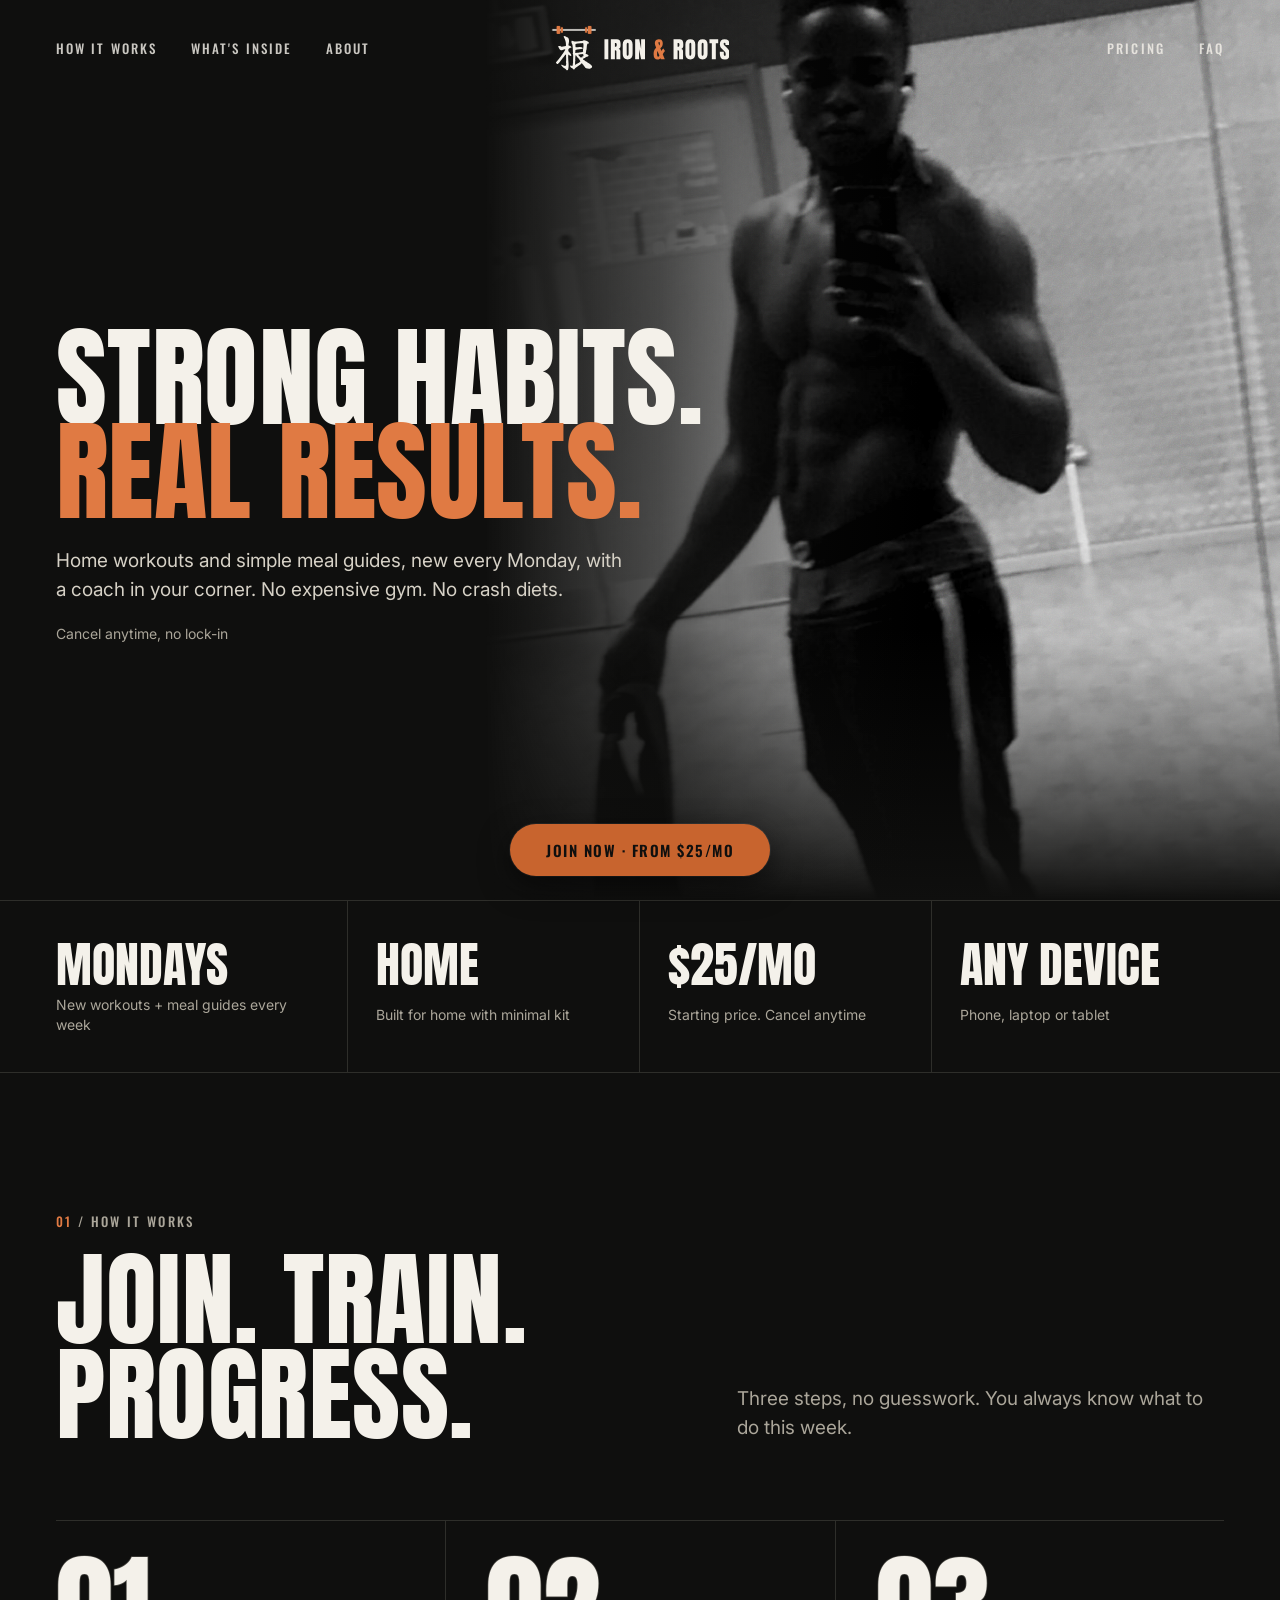
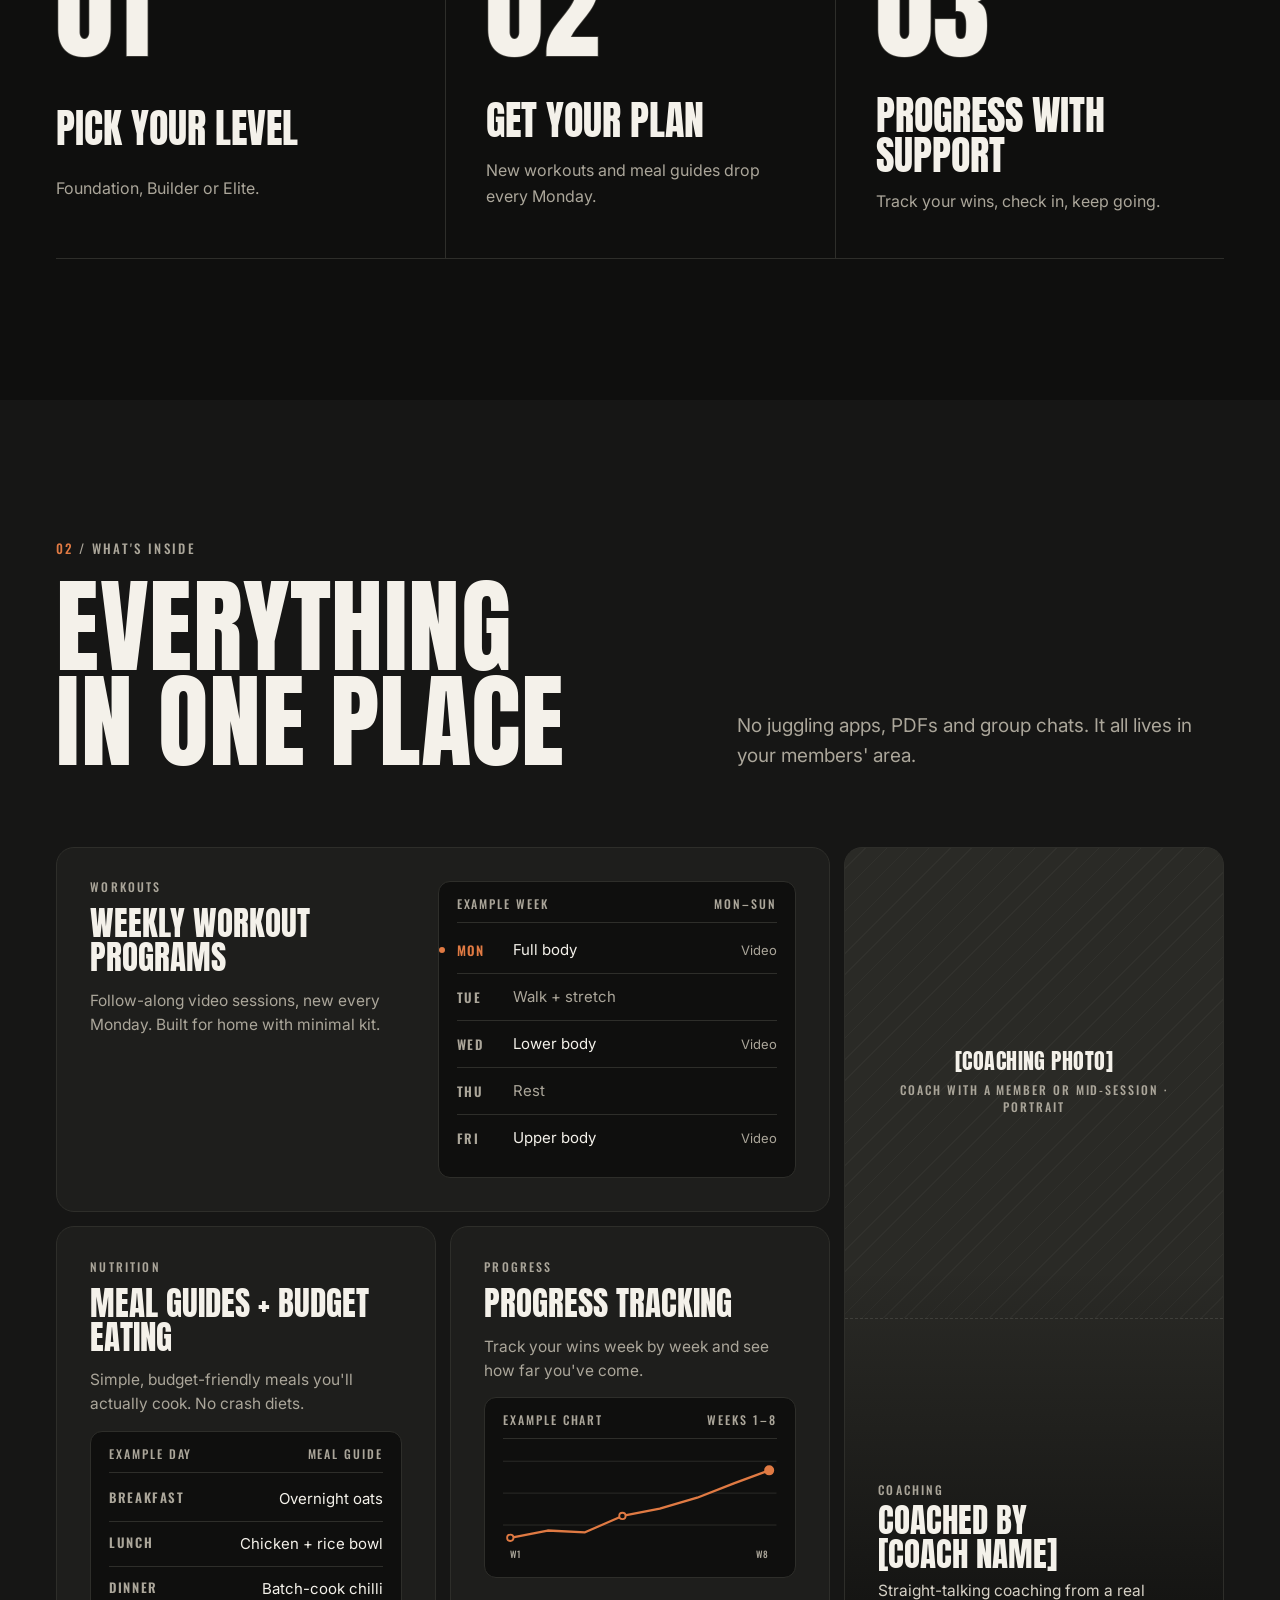
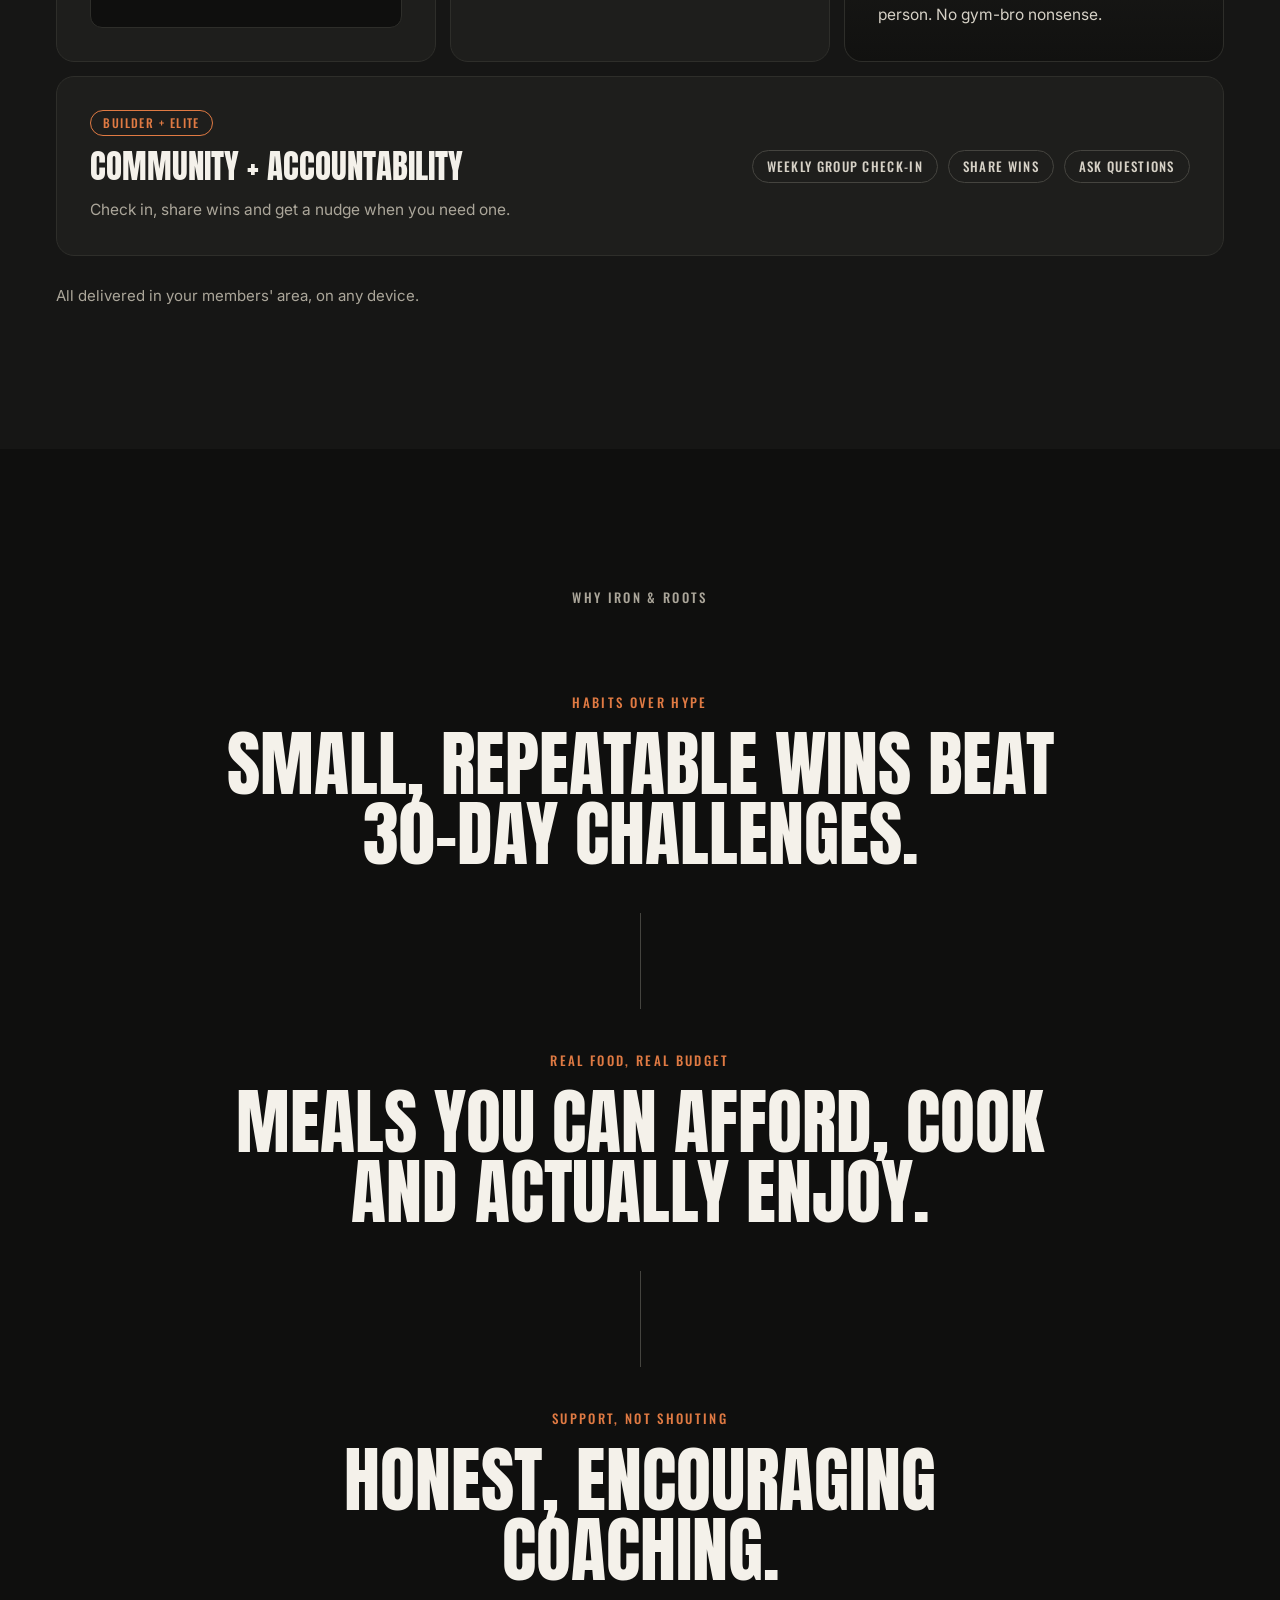
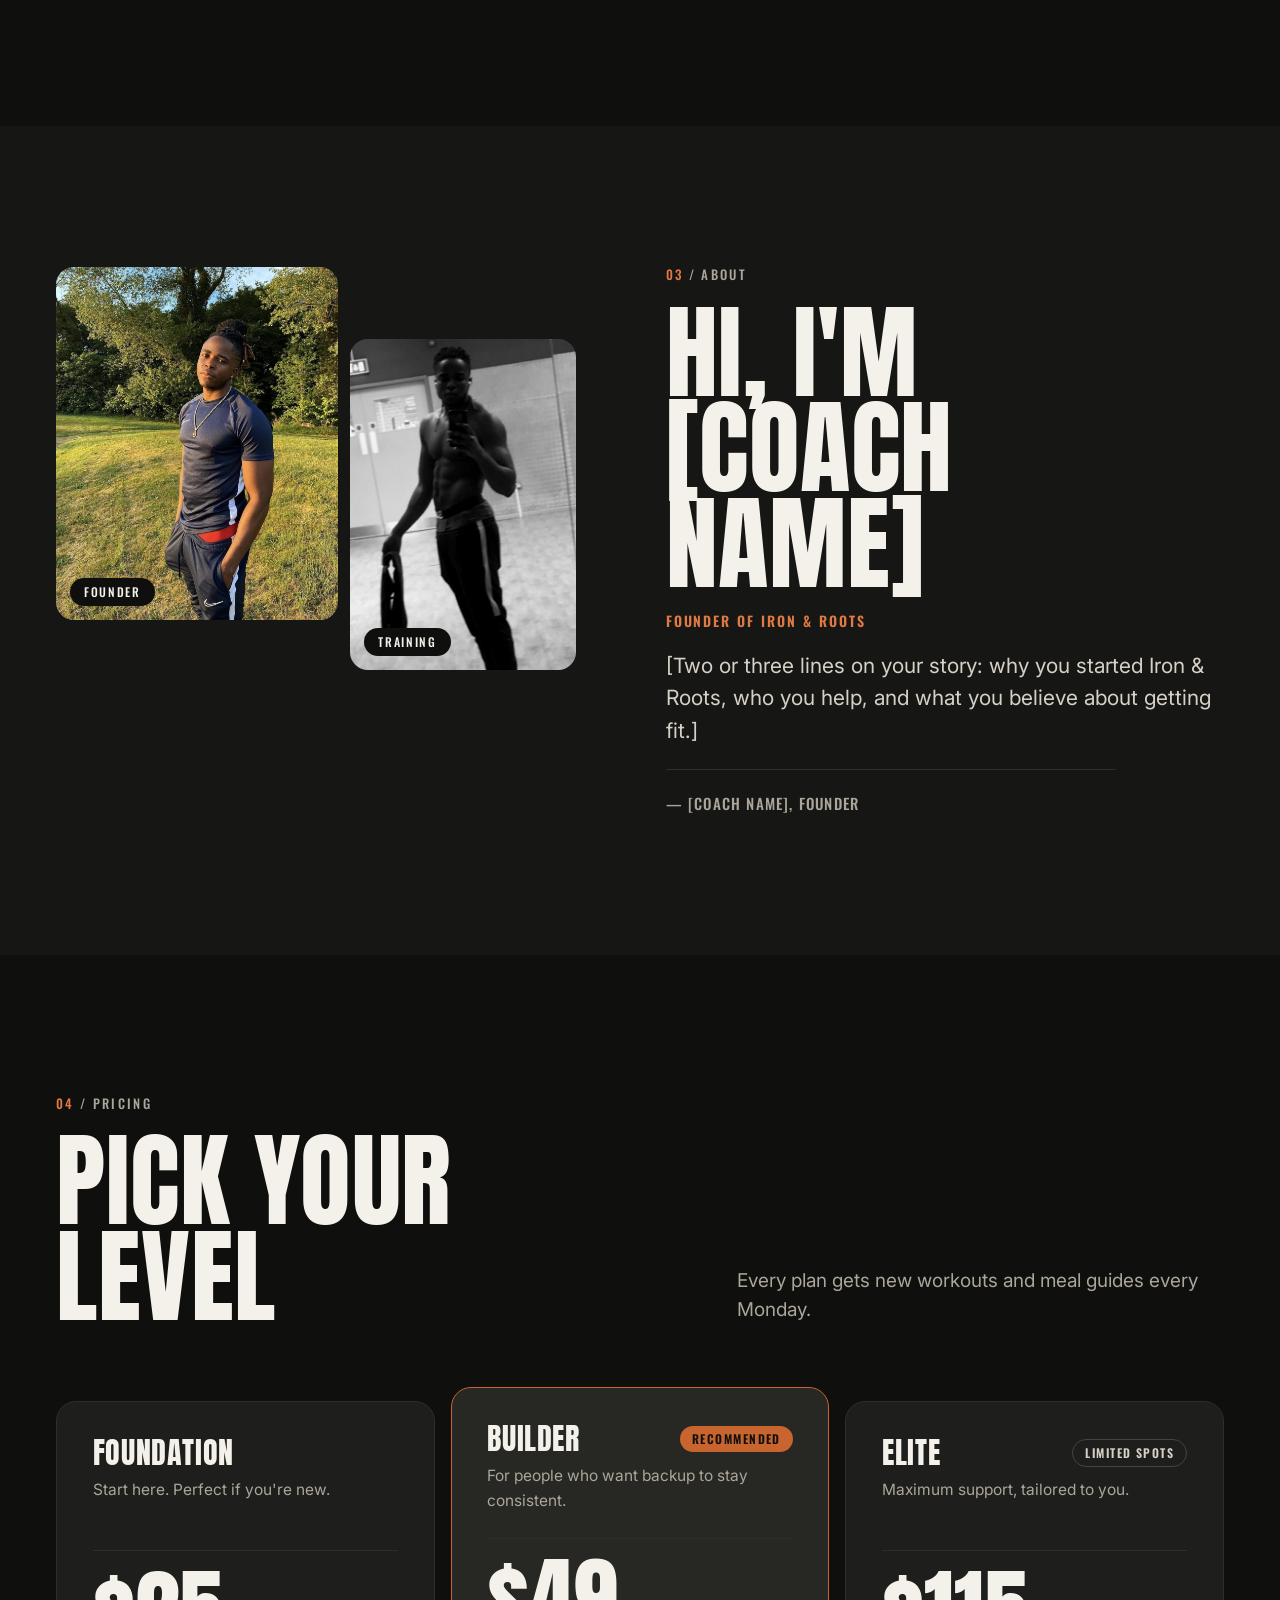
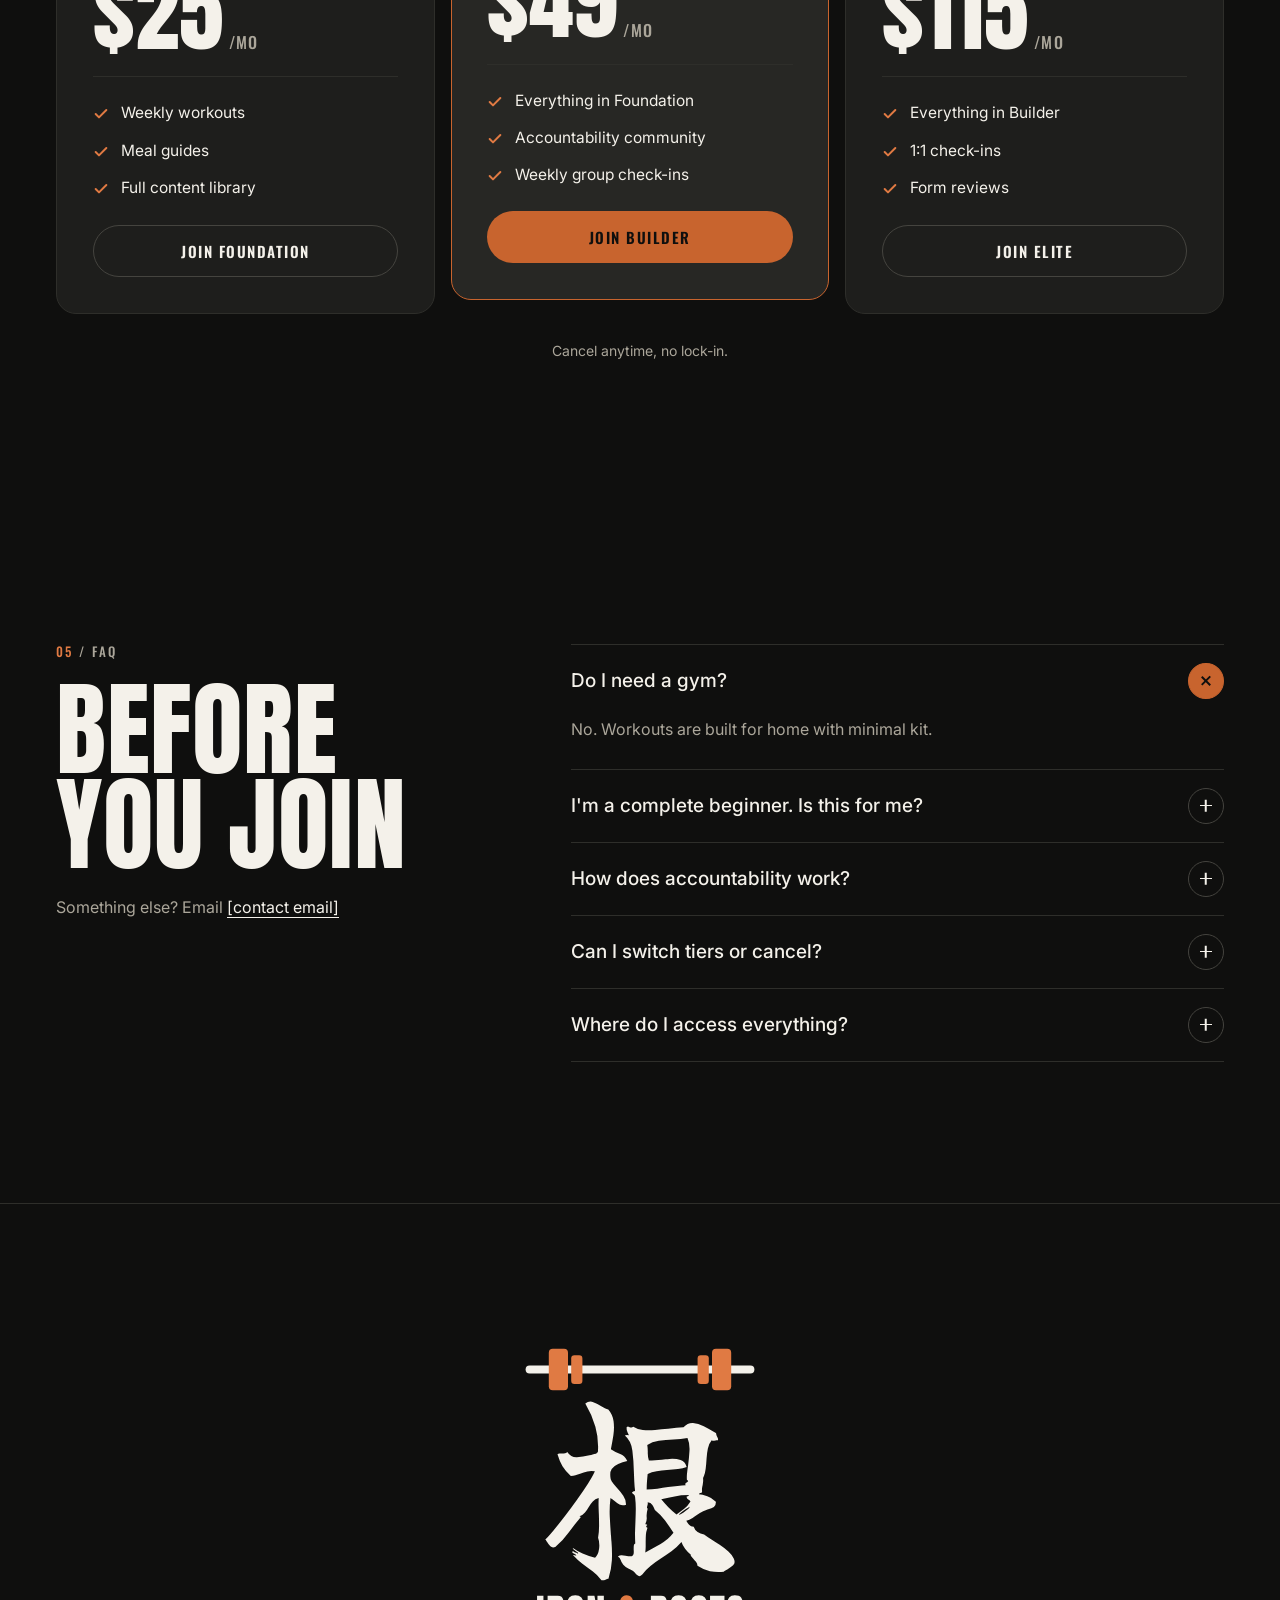
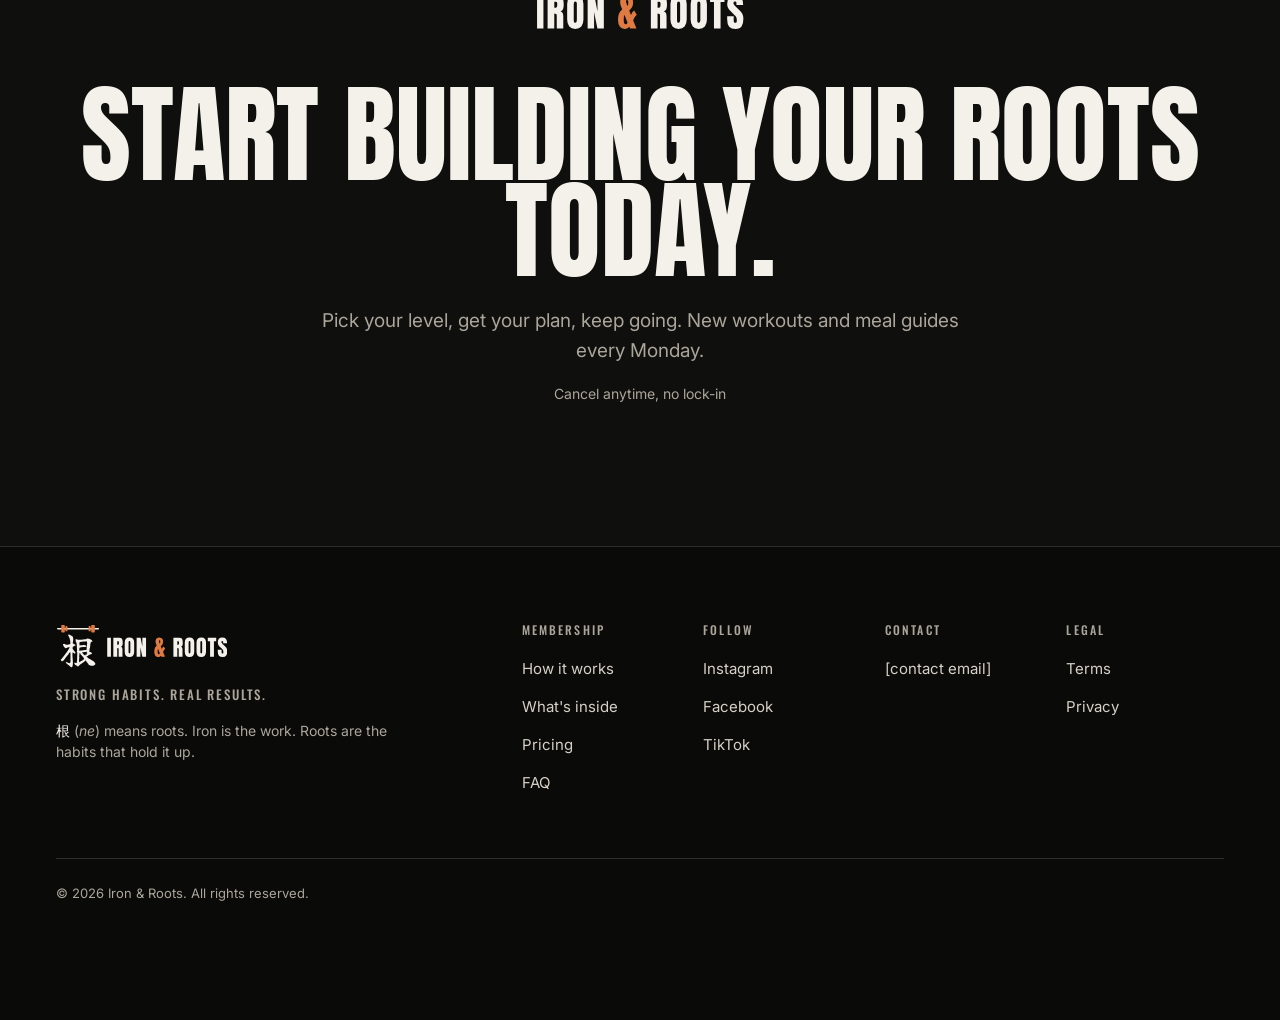
<file: index.html>
<!doctype html>
<html lang="en">
<head>
<meta charset="utf-8">
<meta name="viewport" content="width=device-width, initial-scale=1">
<title>Iron &amp; Roots — Online fitness membership</title>
<meta name="description" content="Strong habits. Real results. Home workouts and budget meal guides, new every Monday. From $25/mo, cancel anytime.">
<link rel="canonical" href="https://kxngcxzz.github.io/Iron-roots/">
<link rel="icon" href="brand/favicon.svg" type="image/svg+xml">
<link rel="icon" href="brand/favicon-32.png" sizes="32x32" type="image/png">
<link rel="apple-touch-icon" href="brand/apple-touch-icon.png">
<meta name="theme-color" content="#0F0F0E">
<meta property="og:type" content="website">
<meta property="og:site_name" content="Iron &amp; Roots">
<meta property="og:title" content="Iron &amp; Roots: Strong habits. Real results.">
<meta property="og:description" content="Home workouts and meal guides, new every Monday, with a coach in your corner. From $25/mo, cancel anytime.">
<meta property="og:url" content="https://kxngcxzz.github.io/Iron-roots/">
<meta property="og:image" content="https://kxngcxzz.github.io/Iron-roots/assets/og-image.jpg">
<meta property="og:image:width" content="1200">
<meta property="og:image:height" content="630">
<meta property="og:image:alt" content="Iron &amp; Roots: Strong habits. Real results. From $25 a month.">
<meta name="twitter:card" content="summary_large_image">
<meta name="twitter:title" content="Iron &amp; Roots: Strong habits. Real results.">
<meta name="twitter:description" content="Home workouts and meal guides, new every Monday, with a coach in your corner. From $25/mo, cancel anytime.">
<meta name="twitter:image" content="https://kxngcxzz.github.io/Iron-roots/assets/og-image.jpg">
<meta name="theme-color" content="#0F0F0E">
<link rel="icon" href="brand/logo-mark-dark.svg" type="image/svg+xml">
<link rel="preload" as="image" href="assets/coach-gym.jpg" fetchpriority="high">
<link rel="preconnect" href="https://fonts.googleapis.com">
<link rel="preconnect" href="https://fonts.gstatic.com" crossorigin="anonymous">
<link href="https://fonts.googleapis.com/css2?family=Anton&amp;family=Oswald:wght@500;600&amp;family=Inter:wght@400;500;600&amp;display=swap" rel="stylesheet">
<script>if('IntersectionObserver' in window&&!matchMedia('(prefers-reduced-motion: reduce)').matches)document.documentElement.classList.add('js')</script>
<style>
:root{
  --ink:#0F0F0E;          /* page ground */
  --s1:#161615;           /* raised */
  --s2:#1E1E1C;           /* cards */
  --s3:#272724;           /* highlighted card / UI tiles */
  --line:#2E2E2A;
  --line-strong:#45443F;
  --text:#F4F1EA;
  --muted:#ABA69A;
  --rust:#C8642E;
  --rust-hover:#D8723A;
  --rust-light:#E07A43;
  --display:"Anton",Impact,"Arial Narrow",sans-serif;
  --label:"Oswald","Arial Narrow",sans-serif;
  --body:"Inter",system-ui,-apple-system,"Segoe UI",sans-serif;
  --wrap:1240px;
  --gutter:clamp(20px,5vw,56px);
  --section:clamp(88px,11vw,152px);
}
*,*::before,*::after{box-sizing:border-box}
html{scroll-behavior:smooth;-webkit-text-size-adjust:100%}
body{margin:0;background:var(--ink);color:var(--text);font:400 16px/1.6 var(--body);-webkit-font-smoothing:antialiased}
img{display:block;max-width:100%;height:auto}
a{color:inherit}
h1,h2,h3,p,ul,ol,figure,blockquote{margin:0}
ul,ol{padding:0;list-style:none}
:focus-visible{outline:3px solid var(--rust-light);outline-offset:3px}
.skip{position:absolute;left:12px;top:-60px;z-index:100;background:var(--text);color:var(--ink);padding:10px 16px;font:600 14px var(--label);text-transform:uppercase;letter-spacing:.08em;text-decoration:none}
.skip:focus{top:12px}

.wrap{width:100%;max-width:calc(var(--wrap) + 2*var(--gutter));margin:0 auto;padding:0 var(--gutter)}
.section{padding:var(--section) 0}
.eyebrow{font:500 13px/1.2 var(--label);letter-spacing:.18em;text-transform:uppercase;color:var(--muted)}
.eyebrow b{font-weight:500;color:var(--rust-light)}
.h2{font:400 clamp(44px,8.4vw,104px)/.92 var(--display);text-transform:uppercase;letter-spacing:.005em}
.lede{font-size:clamp(17px,1.5vw,19px);line-height:1.55;color:var(--muted);max-width:34em}
.sec-head{display:grid;gap:22px;margin-bottom:clamp(48px,6vw,80px)}
@media (min-width:900px){
  .sec-head.split{grid-template-columns:1.3fr 1fr;align-items:end;gap:48px}
}

/* Buttons */
.btn{display:inline-flex;align-items:center;justify-content:center;gap:12px;min-height:52px;padding:0 28px;border-radius:999px;font:600 15px/1 var(--label);letter-spacing:.1em;text-transform:uppercase;text-decoration:none;transition:background-color .2s,color .2s,border-color .2s}
.btn-rust{background:var(--rust);color:var(--ink)}
.btn-rust:hover{background:var(--rust-hover)}
.btn-ghost{border:1.5px solid var(--line-strong);color:var(--text)}
.btn-ghost:hover{border-color:var(--text)}
.btn svg{flex:none;transition:transform .2s}
.btn:hover svg{transform:translateX(3px)}
.note{font-size:14px;color:var(--muted)}

/* Visibility helpers */
.only-wide{display:contents}.only-narrow{display:contents}
@media (max-width:899px){.only-wide{display:none}}
@media (min-width:900px){.only-narrow{display:none}}

/* ---------- Header ---------- */
.site-header{position:absolute;inset:0 0 auto;z-index:20}
.site-header .wrap{display:grid;grid-template-columns:1fr auto 1fr;align-items:center;gap:24px;height:76px}
.site-header .logo{grid-column:2}
.nav-r{justify-content:flex-end}
.logo{display:block;flex:none;line-height:0}
.logo img{height:38px;width:auto}
.nav{display:flex;align-items:center;gap:34px}
.nav a{font:500 13px/1 var(--label);letter-spacing:.16em;text-transform:uppercase;text-decoration:none;color:var(--text);opacity:.82;padding:14px 0}
.nav a:hover{opacity:1}
.btn-sm{min-height:44px;padding:0 20px;font-size:13px}
@media (min-width:900px){.site-header .wrap{height:96px}.logo img{height:46px}}

/* ---------- Hero ---------- */
.hero{position:relative;min-height:max(640px,100svh);display:flex;align-items:flex-end;overflow:hidden;background:var(--ink)}
.hero-media{position:absolute;inset:0;z-index:0}
.hero-media img{position:absolute;inset:0;width:100%;height:100%;object-fit:cover;object-position:50% 30%;filter:grayscale(1) contrast(1.15) brightness(.92)}
/* .bw: optional black-and-white treatment for soft photos */
.bw{filter:grayscale(1) contrast(1.12) brightness(.95)}
/* film grain: masks soft source photos */
.hero-media::before{content:"";position:absolute;inset:0;z-index:1;pointer-events:none;opacity:.22;mix-blend-mode:overlay;background-image:url("data:image/svg+xml,%3Csvg xmlns='http://www.w3.org/2000/svg' width='160' height='160'%3E%3Cfilter id='n'%3E%3CfeTurbulence type='fractalNoise' baseFrequency='.9' numOctaves='2' stitchTiles='stitch'/%3E%3C/filter%3E%3Crect width='100%25' height='100%25' filter='url(%23n)'/%3E%3C/svg%3E")}
.hero-media::after{z-index:2}
.hero-media::after{content:"";position:absolute;inset:0;background:linear-gradient(to top,var(--ink) 4%,rgba(15,15,14,.9) 38%,rgba(15,15,14,.6) 54%,rgba(15,15,14,.15) 72%,rgba(15,15,14,.5) 100%)}
.hero-body{position:relative;z-index:1;padding-top:140px;padding-bottom:120px}
.hero h1{font:400 clamp(56px,15vw,200px)/.86 var(--display);text-transform:uppercase;letter-spacing:.004em;margin:20px 0 26px}
.hero h1 span{display:block}
.hero h1 .accent{color:var(--rust-light)}
.hero .lede{color:#D6D1C6;max-width:30em}
.hero-note{margin-top:18px}
.final .hero-note{text-align:center}
@media (min-width:900px){
  .hero{align-items:center}
  .hero-media{left:38%}
  .hero-media img{object-position:50% 26%}
  .hero-media::after{background:linear-gradient(90deg,var(--ink) 0%,rgba(15,15,14,.7) 22%,rgba(15,15,14,0) 55%),linear-gradient(to top,var(--ink) 0%,rgba(15,15,14,0) 30%)}
  .hero h1{font-size:clamp(88px,8.6vw,136px)}
  .hero-body{padding-top:120px;padding-bottom:64px}
}

/* ---------- Facts strip ---------- */
.facts{border-top:1px solid var(--line);border-bottom:1px solid var(--line);background:var(--ink)}
.facts ul{display:grid;grid-template-columns:1fr 1fr}
.facts li{padding:28px 0 26px;display:grid;gap:6px;border-bottom:1px solid var(--line)}
.facts li:nth-child(odd){padding-right:16px;border-right:1px solid var(--line)}
.facts li:nth-child(even){padding-left:20px}
.facts li:nth-last-child(-n+2){border-bottom:0}
.facts strong{font:400 clamp(30px,4vw,48px)/1 var(--display);text-transform:uppercase;font-weight:400}
.facts span{font-size:14px;line-height:1.4;color:var(--muted)}
@media (min-width:900px){
  .facts ul{grid-template-columns:repeat(4,1fr)}
  .facts li{padding:40px 28px 38px!important;border-bottom:0;border-right:1px solid var(--line)}
  .facts li:first-child{padding-left:0!important}
  .facts li:last-child{border-right:0}
}

/* ---------- How it works ---------- */
.steps{display:grid;gap:0;counter-reset:s}
.step{display:grid;grid-template-columns:auto 1fr;gap:6px 22px;align-items:baseline;padding:30px 0;border-top:1px solid var(--line)}
.step:last-child{border-bottom:1px solid var(--line)}
.step-n{font:400 clamp(64px,9vw,128px)/.8 var(--display);color:transparent;-webkit-text-stroke:1.5px var(--line-strong);grid-row:span 2}
.step h3{font:400 clamp(28px,3.2vw,40px)/1 var(--display);text-transform:uppercase}
.step p{color:var(--muted);max-width:26em}
@media (min-width:900px){
  .steps{grid-template-columns:repeat(3,1fr);gap:0}
  .step{grid-template-columns:1fr;padding:40px 40px 44px 0;border-bottom:1px solid var(--line);gap:14px}
  .step+.step{padding-left:40px;border-left:1px solid var(--line)}
  .step-n{grid-row:auto;margin-bottom:28px}
}

/* ---------- What's inside (bento) ---------- */
.inside{background:var(--s1)}
.bento{display:grid;gap:14px}
.tile{position:relative;background:var(--s2);border:1px solid var(--line);border-radius:18px;padding:clamp(24px,2.6vw,36px);overflow:hidden;display:flex;flex-direction:column;gap:14px}
.tile h3{font:400 clamp(26px,2.6vw,34px)/1.02 var(--display);text-transform:uppercase}
.tile p{color:var(--muted);font-size:15.5px;line-height:1.55;max-width:30em}
.tile .k{font:500 12px/1 var(--label);letter-spacing:.18em;text-transform:uppercase;color:var(--muted)}
.tag{align-self:flex-start;border:1px solid var(--rust-light);color:var(--rust-light);border-radius:999px;padding:6px 12px;font:500 12px/1 var(--label);letter-spacing:.12em;text-transform:uppercase}

.ui{background:var(--ink);border:1px solid var(--line);border-radius:12px;padding:16px 18px}
.ui-head{display:flex;justify-content:space-between;gap:12px;padding-bottom:12px;margin-bottom:4px;border-bottom:1px solid var(--line);font:500 12px/1 var(--label);letter-spacing:.16em;text-transform:uppercase;color:var(--muted)}
.week li{display:grid;grid-template-columns:44px 1fr auto;gap:12px;align-items:center;padding:11px 0;border-bottom:1px solid var(--line);font-size:15px}
.week li:last-child{border-bottom:0}
.week .d{font:600 13px/1 var(--label);letter-spacing:.12em;text-transform:uppercase;color:var(--muted)}
.week .m{font-size:13px;color:var(--muted);font-variant-numeric:tabular-nums}
.week .rest{color:var(--muted)}
.week .now .d{color:var(--rust-light)}
.week .now{position:relative}
.week .now::before{content:"";position:absolute;left:-18px;top:50%;width:6px;height:6px;margin-top:-3px;border-radius:50%;background:var(--rust-light)}
.meals li{display:flex;justify-content:space-between;gap:16px;padding:10px 0;border-bottom:1px solid var(--line);font-size:15px}
.meals li:last-child{border-bottom:0}
.meals span:first-child{font:600 13px/1.6 var(--label);letter-spacing:.12em;text-transform:uppercase;color:var(--muted)}
.meals span:last-child{text-align:right}
.chart svg{display:block;width:100%;height:auto}
.chart text{font:500 10px var(--label);letter-spacing:.1em;fill:var(--muted)}

.tile-photo{padding:0;min-height:460px;justify-content:flex-end;background:#2A2A26}
.tile-photo img{position:absolute;inset:0;width:100%;height:100%;object-fit:cover;object-position:50% 18%}
.ph{position:absolute;inset:0;display:grid;place-content:center;justify-items:center;gap:10px;text-align:center;padding:24px;color:var(--muted);font:500 12px/1.4 var(--label);letter-spacing:.16em;text-transform:uppercase;border:1.5px dashed var(--line-strong);border-radius:inherit;background:repeating-linear-gradient(135deg,transparent 0 14px,rgba(244,241,234,.03) 14px 15px)}
.ph b{font:400 22px/1 var(--display);letter-spacing:.02em;color:var(--text)}
.tile-photo .ph{bottom:auto;height:58%;border:0;border-bottom:1.5px dashed var(--line-strong);border-radius:0}
.tile-photo::after{content:"";position:absolute;inset:0;background:linear-gradient(to top,rgba(15,15,14,.92),rgba(15,15,14,0) 48%)}
.tile-photo .cap{position:relative;z-index:1;padding:clamp(24px,2.6vw,36px);display:grid;gap:8px}
.tile-photo .cap p{color:#D6D1C6}

.tile-band{gap:18px}
.tile-band .band-main{display:grid;gap:14px;justify-items:start}
.checkin{display:flex;flex-wrap:wrap;gap:10px}
.checkin span{border:1px solid var(--line-strong);border-radius:999px;padding:9px 14px;font:500 13px/1 var(--label);letter-spacing:.1em;text-transform:uppercase;color:#D6D1C6}
.bento-foot{margin-top:28px;font-size:15px;color:var(--muted)}

@media (min-width:760px){
  .bento{grid-template-columns:repeat(2,1fr)}
  .t-week,.tile-band{grid-column:1/-1}
}
@media (min-width:1080px){
  .bento{grid-template-columns:1fr 1fr 1fr;grid-template-areas:"week week photo" "meal prog photo" "band band band"}
  .t-week{grid-area:week}.t-meal{grid-area:meal}.t-prog{grid-area:prog}.tile-photo{grid-area:photo;min-height:0}.tile-band{grid-area:band}
  .t-week{display:grid;grid-template-columns:1fr 1.15fr;gap:36px;align-items:start}
  .t-week .tile-text{display:flex;flex-direction:column;gap:14px;height:100%}
  .tile-band{flex-direction:row;align-items:center;justify-content:space-between;gap:40px}
  .tile-band .band-main{max-width:640px}
}

/* ---------- Why ---------- */
.why{text-align:center}
.why .eyebrow{margin-bottom:clamp(56px,7vw,96px)}
.beliefs{display:grid;justify-items:center}
.belief{display:grid;gap:18px;justify-items:center;max-width:860px}
.belief .eyebrow{margin:0;color:var(--rust-light)}
.belief .stmt{font:400 clamp(36px,5.6vw,72px)/.98 var(--display);text-transform:uppercase}
.spine{width:1px;height:clamp(56px,8vw,96px);background:linear-gradient(var(--line-strong),var(--line-strong)) center/1px 100% no-repeat;margin:clamp(28px,3.5vw,44px) auto}

/* ---------- About ---------- */
.about{background:var(--s1)}
.about-grid{display:grid;gap:44px}
.about-photo{position:relative;max-width:440px;border-radius:18px;overflow:hidden;background:#2A2A26;aspect-ratio:4/5}
.about-photo img{width:100%;height:100%;object-fit:cover;object-position:50% 20%}
.about-photo figcaption{position:absolute;left:14px;bottom:14px;background:var(--ink);color:var(--text);border-radius:999px;padding:8px 14px;font:500 12px/1 var(--label);letter-spacing:.14em;text-transform:uppercase}
.about-text{display:grid;gap:22px;align-content:center}
.about-text .role{font:600 14px/1 var(--label);letter-spacing:.14em;text-transform:uppercase;color:var(--rust-light)}
.about-text .story{font-size:clamp(18px,1.7vw,21px);line-height:1.55;color:#D6D1C6;max-width:30em}
.sig{font:500 15px var(--label);letter-spacing:.08em;text-transform:uppercase;color:var(--muted);padding-top:22px;border-top:1px solid var(--line);max-width:30em}
/* two coach photos, staggered */
.about-photos{display:grid;grid-template-columns:1.25fr 1fr;gap:12px;align-items:start;max-width:560px}
.about-photos .about-photo{max-width:none}
.ap-side{margin-top:clamp(40px,8vw,72px);aspect-ratio:3/4.4}
.ap-side img{object-position:50% 30%}
@media (min-width:900px){.about-grid{grid-template-columns:minmax(0,520px) 1fr;gap:clamp(56px,7vw,112px)}}

/* ---------- Pricing ---------- */
.plans{display:grid;gap:16px}
.plan{position:relative;display:flex;flex-direction:column;gap:24px;background:var(--s2);border:1px solid var(--line);border-radius:20px;padding:clamp(28px,2.8vw,40px)}
.plan-top{display:grid;gap:10px}
.plan-name{display:flex;align-items:center;justify-content:space-between;gap:12px}
.plan h3{font:400 30px/1 var(--display);text-transform:uppercase;letter-spacing:.02em}
.plan .for{color:var(--muted);font-size:15.5px;min-height:3.1em}
.price{display:flex;align-items:baseline;gap:6px;padding:22px 0;border-top:1px solid var(--line);border-bottom:1px solid var(--line)}
.price strong{font:400 clamp(72px,7vw,96px)/.85 var(--display);font-weight:400}
.price span{font:500 16px var(--label);letter-spacing:.08em;text-transform:uppercase;color:var(--muted)}
.plan ul{display:grid;gap:12px;flex:1}
.plan li{display:flex;gap:12px;align-items:flex-start;font-size:15.5px}
.plan li svg{flex:none;margin-top:5px}
.plan .btn{width:100%}
.plan.pop{background:var(--s3);border-color:var(--rust)}
.pill{border-radius:999px;padding:7px 12px;font:600 12px/1 var(--label);letter-spacing:.12em;text-transform:uppercase;white-space:nowrap}
.pill-rust{background:var(--rust);color:var(--ink)}
.pill-line{border:1px solid var(--line-strong);color:#D6D1C6}
.plans-note{margin-top:26px;text-align:center}
@media (min-width:900px){.plans{grid-template-columns:repeat(3,1fr);align-items:stretch}.plan.pop{transform:translateY(-14px)}}

/* ---------- Results ---------- */
.results{background:var(--s1)}
.quotes{display:grid;gap:14px}
.quote{background:var(--text);color:var(--ink);border-radius:18px;padding:clamp(26px,2.6vw,36px);display:flex;flex-direction:column;gap:20px}
.quote .res{font:400 30px/1 var(--display);text-transform:uppercase}
.quote blockquote{font-size:16.5px;line-height:1.55;flex:1}
.quote figcaption{display:flex;align-items:center;gap:12px;padding-top:18px;border-top:1px solid #D8D2C4}
.avatar{width:44px;height:44px;border-radius:50%;background:#D8D2C4;flex:none}
.quote figcaption b{display:block;font:600 15px/1.2 var(--label);letter-spacing:.06em;text-transform:uppercase}
.quote figcaption span{font-size:13.5px;color:#55554F}
.ba{margin-top:14px;display:grid;gap:14px;background:var(--s2);border:1px solid var(--line);border-radius:18px;padding:14px}
.ba-pair{display:grid;grid-template-columns:1fr 1fr;gap:10px}
.ba-frame{aspect-ratio:4/5;border:1.5px dashed var(--line-strong);border-radius:12px;display:flex;align-items:flex-end;padding:14px}
.ba-frame span{font:500 12px/1 var(--label);letter-spacing:.16em;text-transform:uppercase;color:var(--muted)}
.ba-text{display:grid;gap:10px;align-content:center;padding:12px 12px 16px}
.ba-text h3{font:400 28px/1 var(--display);text-transform:uppercase}
.ba-text p{color:var(--muted);font-size:15.5px}
.ba-text small{font-size:13px;color:var(--muted)}
@media (min-width:900px){
  .quotes{grid-template-columns:repeat(3,1fr)}
  .ba{grid-template-columns:minmax(0,520px) 1fr;gap:40px;padding:16px 40px 16px 16px}
  .ba-frame{aspect-ratio:3/2}
}

/* ---------- FAQ ---------- */
.faq-grid{display:grid;gap:40px}
.faq-side{display:grid;gap:22px;align-content:start}
.faq-side p{color:var(--muted)}
.faq-side a{color:var(--text);text-underline-offset:4px}
.qa{border-top:1px solid var(--line)}
.qa:last-child{border-bottom:1px solid var(--line)}
.qa summary{list-style:none;cursor:pointer;display:flex;justify-content:space-between;align-items:center;gap:20px;min-height:72px;padding:18px 0;font:500 clamp(17px,1.5vw,19px)/1.35 var(--body)}
.qa summary::-webkit-details-marker{display:none}
.qa .pm{position:relative;flex:none;width:36px;height:36px;border:1px solid var(--line-strong);border-radius:50%;transition:transform .25s,border-color .2s,background-color .2s}
.qa .pm::before,.qa .pm::after{content:"";position:absolute;left:50%;top:50%;width:12px;height:1.5px;margin:-.75px 0 0 -6px;background:var(--text)}
.qa .pm::after{transform:rotate(90deg)}
.qa[open] .pm{transform:rotate(45deg);border-color:var(--rust);background:var(--rust)}
.qa[open] .pm::before,.qa[open] .pm::after{background:var(--ink)}
.qa summary:hover .pm{border-color:var(--text)}
.qa .a{padding:0 56px 26px 0;color:var(--muted);max-width:40em}
@media (min-width:900px){.faq-grid{grid-template-columns:1fr 1.5fr;gap:80px}.faq-side{position:sticky;top:40px}}

/* ---------- Final CTA ---------- */
.final{text-align:center;border-top:1px solid var(--line);overflow:hidden}
.final-mark{width:clamp(170px,20vw,240px);height:auto;margin:0 auto clamp(36px,4vw,52px)}
.final h2{font:400 clamp(46px,8.4vw,120px)/.9 var(--display);text-transform:uppercase;max-width:11em;margin:0 auto}
.final .lede{margin:26px auto 0;text-align:center}

/* ---------- Footer ---------- */
.footer{background:#0A0A09;border-top:1px solid var(--line);padding:clamp(56px,6vw,80px) 0 28px}
.foot-grid{display:grid;gap:44px}
.foot-brand{display:grid;gap:16px;align-content:start}
.foot-brand img{height:44px;width:auto}
.foot-brand .foot-ne{font:400 14px/1.5 var(--body);letter-spacing:0;text-transform:none;color:var(--muted);max-width:26em}
.foot-brand .foot-ne span{color:var(--text)}
.foot-brand p{font:500 13px var(--label);letter-spacing:.14em;text-transform:uppercase;color:var(--muted)}
.foot-cols{display:grid;grid-template-columns:1fr 1fr;gap:36px 24px}
.foot-cols h3{font:500 12px/1 var(--label);letter-spacing:.18em;text-transform:uppercase;color:var(--muted);margin-bottom:14px}
.foot-cols a{display:block;padding:7px 0;font-size:15px;text-decoration:none;color:#D6D1C6}
.foot-cols a:hover{color:var(--text);text-decoration:underline;text-underline-offset:4px}
.legal{margin-top:56px;padding-top:24px;border-top:1px solid var(--line);font-size:13px;color:var(--muted);display:flex;flex-wrap:wrap;justify-content:space-between;gap:12px}
@media (min-width:900px){.foot-grid{grid-template-columns:1.2fr 2fr}.foot-cols{grid-template-columns:repeat(4,1fr)}}
.sticky-spacer{height:88px}

/* ---------- Sticky join (all sizes) ---------- */
.sticky{position:fixed;left:0;right:0;bottom:0;z-index:50;padding:12px 16px calc(12px + env(safe-area-inset-bottom));background:rgba(15,15,14,.96);border-top:1px solid var(--line)}
.sticky .btn{width:100%}
@media (min-width:900px){
  .sticky{left:50%;right:auto;bottom:24px;transform:translateX(-50%);padding:0;background:none;border:0}
  .sticky .btn{width:auto;padding-left:36px;padding-right:36px;box-shadow:0 10px 30px rgba(0,0,0,.55),0 0 0 1px rgba(244,241,234,.08)}
}

/* ---------- Motion (only when JS + motion allowed) ---------- */
@media (prefers-reduced-motion:no-preference){
  .hero-media img{animation:settle 1.6s cubic-bezier(.2,.7,.2,1) both}
  .hero h1 span{animation:rise .9s cubic-bezier(.2,.7,.2,1) both}
  .hero h1 span+span{animation-delay:.08s}
  @keyframes settle{from{transform:scale(1.06)}to{transform:none}}
  @keyframes rise{from{opacity:0;transform:translateY(.25em)}to{opacity:1;transform:none}}
}
.js .rv{opacity:0;transform:translateY(28px);transition:opacity .8s cubic-bezier(.2,.7,.2,1),transform .8s cubic-bezier(.2,.7,.2,1)}
.js .rv.in{opacity:1;transform:none}
.js .rv-d1{transition-delay:.08s}.js .rv-d2{transition-delay:.16s}.js .rv-d3{transition-delay:.24s}
@media (min-width:900px){.js .plan.pop.rv{transform:translateY(14px)}.js .plan.pop.rv.in{transform:translateY(-14px)}}
@media (prefers-reduced-motion:reduce){html{scroll-behavior:auto}*,*::before,*::after{animation:none!important;transition:none!important}}

/* ---------- Signature animations (only when html.js is set: JS on, reduced motion off) ---------- */
/* Header logo: barbell drops onto the 根 once on load */
.logo-svg{display:block;height:38px;width:auto}
@media (min-width:900px){.logo-svg{height:46px}}
.lift{transform-box:fill-box;transform-origin:50% 100%}
.js .lift{animation:lift 1.2s .6s cubic-bezier(.3,1.45,.55,1) both}
@keyframes lift{0%{transform:translateY(-150%)}100%{transform:none}}
/* How it works: outlined step numbers fill in one by one */
.step-n{position:relative}
.step-n::after{content:attr(data-n);position:absolute;left:0;top:0;color:var(--text);-webkit-text-stroke:0;opacity:0}
.js .step-n::after{transition:opacity 1s cubic-bezier(.2,.7,.2,1) .45s}
.js .step.in .step-n::after{opacity:1}
.js .step:nth-child(2) .step-n::after{transition-delay:.85s}
.js .step:nth-child(3) .step-n::after{transition-delay:1.25s}
/* Example chart: line draws left to right */
.draw{transform-box:fill-box;transform-origin:0 50%}
.js .t-prog .draw{transform:scaleX(0);transition:transform 1.6s cubic-bezier(.45,.05,.25,1) .5s}
.js .t-prog.in .draw{transform:none}
/* Builder: one glow pulse and badge pop when pricing comes into view */
.plan.pop::after{content:"";position:absolute;inset:-1px;border-radius:inherit;box-shadow:0 0 0 1px var(--rust),0 0 36px 4px rgba(200,100,46,.45);opacity:0;pointer-events:none}
.js .plan.pop.in::after{animation:glow 1.8s ease-out .7s 1 both}
@keyframes glow{0%{opacity:0}35%{opacity:1}100%{opacity:0}}
.js .plan.pop.in .pill-rust{animation:pop .6s cubic-bezier(.3,1.6,.5,1) .7s both}
@keyframes pop{0%{transform:scale(.6)}100%{transform:none}}
</style>
</head>
<body>
<a class="skip" href="#main">Skip to content</a>

<header class="site-header">
  <div class="wrap">
    <div class="only-wide">
      <nav class="nav nav-l" aria-label="Main">
        <a href="#how">How it works</a>
        <a href="#inside">What's inside</a>
        <a href="#about">About</a>
      </nav>
    </div>
    <a class="logo" href="#top" aria-label="Iron &amp; Roots home"><svg class="logo-svg" xmlns="http://www.w3.org/2000/svg" viewBox="0 0 582 150" aria-hidden="true" focusable="false"><g class="lift"><path d="M6 16H144" stroke="#F4F1EA" stroke-width="5" stroke-linecap="round"/><g fill="#E07A43"><rect x="18" y="3" width="12" height="26" rx="2.5"/><rect x="32" y="7" width="7" height="18" rx="2"/><rect x="120" y="3" width="12" height="26" rx="2.5"/><rect x="111" y="7" width="7" height="18" rx="2"/></g></g><path fill="#F4F1EA" transform="matrix(0.125 0 0 -0.125 13.3 139.25)" d="M963 39Q972 18 959.0 6.5Q946 -5 930 -14Q925 -17 920.5 -19.5Q916 -22 912 -25Q877 -29 843.5 -22.5Q810 -16 781 4Q781 15 773.5 24.0Q766 33 759 41Q753 47 749.5 51.5Q746 56 748 60Q732 71 719.0 89.0Q706 107 701 123Q679 97 651.0 77.5Q623 58 594 38Q569 22 546.0 3.5Q523 -15 505 -39Q493 -51 485.0 -46.0Q477 -41 470 -33Q467 -30 464.5 -27.0Q462 -24 459 -22Q449 -14 435.0 -9.0Q421 -4 410 9Q400 22 397.0 33.5Q394 45 383 51Q393 57 402.0 56.5Q411 56 421 54Q428 53 435.5 52.0Q443 51 452 52Q461 56 462.0 66.0Q463 76 462 86Q462 96 462.5 104.5Q463 113 470 116Q468 151 469.0 178.5Q470 206 471 231Q472 259 472.5 286.5Q473 314 469 349Q468 357 463.0 361.0Q458 365 453 370Q458 378 469 378Q466 401 465.0 425.5Q464 450 463 473Q462 531 455.5 580.5Q449 630 418 656Q421 659 428.5 659.0Q436 659 438 657Q437 660 434 666Q431 672 428.5 679.5Q426 687 427 699Q432 701 435.5 700.5Q439 700 442 698Q446 697 450.0 696.5Q454 696 460 700Q479 687 507.5 684.0Q536 681 569.0 684.0Q602 687 634 690Q656 693 675.5 695.0Q695 697 711 697Q732 720 758.5 718.5Q785 717 812.5 703.0Q840 689 862 675Q865 673 868.0 671.5Q871 670 874 668Q875 661 876.5 656.5Q878 652 880 649Q882 646 883.0 642.5Q884 639 884 633Q879 633 875.5 632.5Q872 632 869 631Q865 630 861.0 629.5Q857 629 852 632Q838 615 833.0 591.0Q828 567 826.5 541.0Q825 515 822.0 489.5Q819 464 809 444Q810 432 809.0 424.0Q808 416 807 409Q805 402 804.0 394.0Q803 386 804 374Q803 370 795.5 368.5Q788 367 788 362Q804 361 830.0 352.5Q856 344 873 325Q874 305 863.0 298.5Q852 292 835 287Q830 286 828 285Q809 279 791.0 267.0Q773 255 756.5 244.0Q740 233 725 230Q731 219 739.0 209.5Q747 200 762 199Q768 181 781.5 173.0Q795 165 814 161Q826 152 847.0 138.5Q868 125 892.0 109.0Q916 93 935.5 75.5Q955 58 963 39ZM430 529Q406 523 384.5 514.0Q363 505 352.0 488.0Q341 471 347 439Q347 438 348.5 434.5Q350 431 351 429Q362 412 379.0 393.5Q396 375 410.0 354.5Q424 334 424 310Q405 304 391.0 311.5Q377 319 365 330Q360 334 355.5 337.5Q351 341 346 344Q340 294 342.5 248.5Q345 203 348 159Q349 151 349.5 142.5Q350 134 351 125Q355 77 353.0 31.5Q351 -14 336 -60Q335 -60 333 -61Q326 -64 318.5 -66.5Q311 -69 301 -68Q282 -42 256.5 -23.0Q231 -4 205.5 15.0Q180 34 159 57Q161 59 167 57Q173 55 175 56Q174 59 171.0 60.5Q168 62 165 64Q160 66 156.5 69.0Q153 72 158 78Q165 71 169.5 71.0Q174 71 184 65Q185 68 181.0 71.5Q177 75 172 78Q166 82 161.5 85.5Q157 89 158 93Q175 80 206.5 66.0Q238 52 269 45Q285 58 289.0 89.0Q293 120 284 144Q289 176 289.0 203.5Q289 231 288 260Q287 279 286.5 299.5Q286 320 287 343Q269 339 257.5 326.5Q246 314 237.5 299.0Q229 284 218.5 271.0Q208 258 191 252L198 249Q164 209 136.0 169.5Q108 130 70 98Q54 93 45.5 101.5Q37 110 30 122Q27 126 25.0 129.5Q23 133 20 136Q34 149 60.0 180.0Q86 211 117.5 252.0Q149 293 179.5 336.0Q210 379 234.0 416.5Q258 454 268 477Q249 481 230.5 476.5Q212 472 194 465Q182 461 171.0 457.5Q160 454 148 453Q120 479 106.0 502.0Q92 525 81 562Q85 565 91.0 565.5Q97 566 104 566Q112 567 119.5 568.0Q127 569 130 574Q149 545 178.5 547.0Q208 549 241 557Q249 560 257.0 561.5Q265 563 273 565Q276 566 277.5 569.0Q279 572 283 573Q288 638 270.5 699.5Q253 761 220 816Q239 831 260.0 823.0Q281 815 300 803Q309 798 318.0 793.0Q327 788 335 786Q357 761 361.5 727.0Q366 693 360.5 657.0Q355 621 348 588Q372 572 394.5 563.5Q417 555 430 529ZM728 435Q727 450 729.0 468.5Q731 487 734 506Q739 543 741.0 580.0Q743 617 731 644Q698 638 660.0 636.5Q622 635 587.5 630.5Q553 626 530 609Q533 590 532.5 570.5Q532 551 538 531Q553 531 569.5 532.0Q586 533 603 535Q612 536 622.0 537.0Q632 538 641 539Q673 541 696.5 534.0Q720 527 727 499Q709 492 683.0 489.0Q657 486 628 484Q602 482 576.5 477.5Q551 473 532 464Q530 445 528.5 425.5Q527 406 527 386Q553 386 580.5 390.0Q608 394 634 398Q659 401 681.5 404.0Q704 407 722 407Q718 413 721.0 416.5Q724 420 729 422Q734 426 735 428ZM661 169Q641 201 619.0 231.0Q597 261 568 284Q563 298 555.5 309.0Q548 320 532 322Q533 316 532.0 311.5Q531 307 530 304Q529 300 528.5 297.0Q528 294 532 290Q525 265 527.0 247.0Q529 229 520 212Q521 212 522 212Q529 212 530 209Q523 204 525.0 199.5Q527 195 531 195Q524 175 523.0 158.0Q522 141 522 124Q522 112 522.0 99.0Q522 86 520 71Q558 92 596.5 113.5Q635 135 661 169ZM746 326Q742 333 735.0 336.5Q728 340 726 350Q737 352 739 358Q696 358 666.5 351.5Q637 345 600 337Q617 316 635.5 297.0Q654 278 676 261Q696 275 714.5 289.5Q733 304 746 326ZM741 300Q736 297 723.0 288.0Q710 279 699.0 270.5Q688 262 688 258Q698 263 711.5 271.5Q725 280 734.5 288.0Q744 296 741 300Z"/><path fill="#F4F1EA" d="M174.30078125 112.0V46.6875H186.91796875V112.0ZM195.15328125 112.0V46.6875H215.19234375Q220.202109375 46.6875 222.76265625 48.9697265625Q225.323203125 51.251953125 226.1952734375 55.3525390625Q227.06734375 59.453125 227.06734375 64.982421875Q227.06734375 70.326171875 225.7128515625 73.517578125Q224.358359375 76.708984375 220.6103125 77.93359375Q223.690390625 78.564453125 224.9335546875 80.9951171875Q226.17671875 83.42578125 226.17671875 87.28515625V112.0H213.299765625V86.431640625Q213.299765625 83.57421875 212.1308203125 82.8876953125Q210.961875 82.201171875 208.36421875 82.201171875V112.0ZM208.4384375 70.8828125H211.592734375Q214.30171875 70.8828125 214.30171875 64.982421875Q214.30171875 61.16015625 213.70796875 59.97265625Q213.11421875 58.78515625 211.48140625 58.78515625H208.4384375ZM249.99796874999998 112.59375Q242.16789062499998 112.59375 238.03019531249998 107.8623046875Q233.89249999999998 103.130859375 233.89249999999998 94.1875V63.1640625Q233.89249999999998 54.77734375 237.99308593749998 50.435546875Q242.09367187499998 46.09375 249.99796874999998 46.09375Q257.902265625 46.09375 262.0028515625 50.435546875Q266.1034375 54.77734375 266.1034375 63.1640625V94.1875Q266.1034375 103.130859375 261.9657421875 107.8623046875Q257.828046875 112.59375 249.99796874999998 112.59375ZM250.10929687499998 100.5703125Q253.07804687499998 100.5703125 253.07804687499998 94.818359375V62.94140625Q253.07804687499998 58.1171875 250.18351562499998 58.1171875Q246.91789062499998 58.1171875 246.91789062499998 63.052734375V94.892578125Q246.91789062499998 97.935546875 247.66007812499998 99.2529296875Q248.40226562499998 100.5703125 250.10929687499998 100.5703125ZM274.41296875 112.0V46.6875H287.8465625L293.85828125 77.970703125V46.6875H306.47546875V112.0H293.70984375L287.17859375 79.34375V112.0ZM399.571015625 112.0V46.6875H419.610078125Q424.61984375 46.6875 427.180390625 48.9697265625Q429.7409375 51.251953125 430.6130078125 55.3525390625Q431.485078125 59.453125 431.485078125 64.982421875Q431.485078125 70.326171875 430.1305859375 73.517578125Q428.77609375 76.708984375 425.028046875 77.93359375Q428.108125 78.564453125 429.3512890625 80.9951171875Q430.594453125 83.42578125 430.594453125 87.28515625V112.0H417.7175V86.431640625Q417.7175 83.57421875 416.5485546875 82.8876953125Q415.379609375 82.201171875 412.781953125 82.201171875V112.0ZM412.856171875 70.8828125H416.01046875Q418.719453125 70.8828125 418.719453125 64.982421875Q418.719453125 61.16015625 418.125703125 59.97265625Q417.531953125 58.78515625 415.899140625 58.78515625H412.856171875ZM454.415703125 112.59375Q446.585625 112.59375 442.4479296875 107.8623046875Q438.310234375 103.130859375 438.310234375 94.1875V63.1640625Q438.310234375 54.77734375 442.4108203125 50.435546875Q446.51140625 46.09375 454.415703125 46.09375Q462.32 46.09375 466.4205859375 50.435546875Q470.521171875 54.77734375 470.521171875 63.1640625V94.1875Q470.521171875 103.130859375 466.3834765625 107.8623046875Q462.24578125 112.59375 454.415703125 112.59375ZM454.52703125 100.5703125Q457.49578125 100.5703125 457.49578125 94.818359375V62.94140625Q457.49578125 58.1171875 454.60125 58.1171875Q451.335625 58.1171875 451.335625 63.052734375V94.892578125Q451.335625 97.935546875 452.0778125 99.2529296875Q452.82 100.5703125 454.52703125 100.5703125ZM494.416640625 112.59375Q486.5865625 112.59375 482.4488671875 107.8623046875Q478.311171875 103.130859375 478.311171875 94.1875V63.1640625Q478.311171875 54.77734375 482.4117578125 50.435546875Q486.51234375 46.09375 494.416640625 46.09375Q502.3209375 46.09375 506.4215234375 50.435546875Q510.522109375 54.77734375 510.522109375 63.1640625V94.1875Q510.522109375 103.130859375 506.3844140625 107.8623046875Q502.24671875 112.59375 494.416640625 112.59375ZM494.52796875 100.5703125Q497.49671875 100.5703125 497.49671875 94.818359375V62.94140625Q497.49671875 58.1171875 494.6021875 58.1171875Q491.3365625 58.1171875 491.3365625 63.052734375V94.892578125Q491.3365625 97.935546875 492.07875 99.2529296875Q492.8209375 100.5703125 494.52796875 100.5703125ZM524.4351562500001 112.0V59.23046875H516.6792968750001V46.6875H545.2535156250001V59.23046875H537.4976562500001V112.0ZM567.441953125 112.59375Q558.49859375 112.59375 554.5464453125 108.140625Q550.594296875 103.6875 550.594296875 93.96484375V87.58203125H563.508359375V95.74609375Q563.508359375 98.009765625 564.1948828125 99.2900390625Q564.88140625 100.5703125 566.5884375 100.5703125Q568.3696875 100.5703125 569.0562109375 99.53125Q569.742734375 98.4921875 569.742734375 96.1171875Q569.742734375 93.111328125 569.148984375 91.0888671875Q568.555234375 89.06640625 567.0894140625 87.2294921875Q565.62359375 85.392578125 563.0259375 82.943359375L557.16265625 77.376953125Q550.594296875 71.1796875 550.594296875 63.201171875Q550.594296875 54.8515625 554.4722265625 50.47265625Q558.35015625 46.09375 565.6978125 46.09375Q574.67828125 46.09375 578.4448828125 50.880859375Q582.211484375 55.66796875 582.211484375 65.427734375H568.926328125V60.9375Q568.926328125 59.6015625 568.1655859375 58.859375Q567.40484375 58.1171875 566.106015625 58.1171875Q564.547421875 58.1171875 563.8237890625 58.9892578125Q563.10015625 59.861328125 563.10015625 61.234375Q563.10015625 62.607421875 563.84234375 64.203125Q564.58453125 65.798828125 566.773984375 67.876953125L574.3071875 75.11328125Q576.570859375 77.265625 578.4634375 79.6591796875Q580.356015625 82.052734375 581.50640625 85.2255859375Q582.656796875 88.3984375 582.656796875 92.962890625Q582.656796875 102.166015625 579.2612890625 107.3798828125Q575.86578125 112.59375 567.441953125 112.59375Z"/><path fill="#E07A43" d="M347.58671875 112.779296875Q341.50078125 112.779296875 338.0310546875 108.06640625Q334.561328125 103.353515625 334.561328125 95.078125Q334.561328125 89.177734375 335.6189453125 85.28125Q336.6765625 81.384765625 338.569140625 78.787109375Q340.46171875 76.189453125 342.9109375 74.259765625L342.6140625 73.517578125Q341.05546875 69.658203125 339.8865234375 66.1513671875Q338.717578125 62.64453125 338.717578125 58.93359375Q338.717578125 55.185546875 340.31328125 52.291015625Q341.908984375 49.396484375 344.7478515625 47.7451171875Q347.58671875 46.09375 351.260546875 46.09375Q354.897265625 46.09375 357.8845703125 47.6708984375Q360.871875 49.248046875 362.653125 52.40234375Q364.434375 55.556640625 364.434375 60.380859375Q364.434375 65.61328125 362.4861328125 69.138671875Q360.537890625 72.6640625 356.64140625 75.9296875L360.20390625 84.91015625Q362.393359375 79.380859375 366.5125 76.337890625L371.670703125 84.390625Q367.366015625 87.841796875 364.471484375 95.634765625L371.002734375 112.0H358.385546875L356.93828125 108.474609375Q355.491015625 110.255859375 353.0603515625 111.517578125Q350.6296875 112.779296875 347.58671875 112.779296875ZM350.369921875 57.783203125Q350.369921875 58.748046875 350.85234375 60.6220703125Q351.334765625 62.49609375 353.116015625 67.09765625Q353.82109375 66.35546875 354.377734375 64.759765625Q354.934375 63.1640625 354.934375 60.380859375Q354.934375 57.5234375 354.2478515625 56.373046875Q353.561328125 55.22265625 352.448046875 55.22265625Q351.371875 55.22265625 350.8708984375 56.0205078125Q350.369921875 56.818359375 350.369921875 57.783203125ZM345.916796875 96.673828125Q345.916796875 103.279296875 349.66484375 103.279296875Q351.186328125 103.279296875 352.1140625 102.1474609375Q353.041796875 101.015625 353.37578125 99.791015625L347.14140625 84.61328125Q345.916796875 87.2109375 345.916796875 93.705078125Z"/></svg></a>
    <div class="only-wide">
      <nav class="nav nav-r" aria-label="Plans and questions">
        <a href="#pricing">Pricing</a>
        <a href="#faq">FAQ</a>
      </nav>
    </div>
  </div>
</header>

<main id="main">
<!-- 1. HERO -->
<section class="hero" id="top" aria-labelledby="hero-title">
  <div class="hero-media">
    <img src="assets/coach-gym.jpg" alt="Your coach in the gym" width="978" height="1560" fetchpriority="high">
  </div>
  <div class="wrap hero-body">
    <h1 id="hero-title"><span>Strong habits.</span><span class="accent">Real results.</span></h1>
    <p class="lede">Home workouts and simple meal guides, new every Monday, with a coach in your corner. No expensive gym. No crash diets.</p>
    <p class="note hero-note">Cancel anytime, no lock-in</p>
  </div>
</section>

<!-- Facts strip -->
<section class="facts" aria-label="At a glance">
  <div class="wrap">
    <ul>
      <li><strong>Mondays</strong><span>New workouts + meal guides every week</span></li>
      <li><strong>Home</strong><span>Built for home with minimal kit</span></li>
      <li><strong>$25/mo</strong><span>Starting price. Cancel anytime</span></li>
      <li><strong>Any device</strong><span>Phone, laptop or tablet</span></li>
    </ul>
  </div>
</section>

<!-- 2. HOW IT WORKS -->
<section class="section" id="how" aria-labelledby="how-title">
  <div class="wrap">
    <div class="sec-head split">
      <div style="display:grid;gap:22px">
        <p class="eyebrow"><b>01</b> / How it works</p>
        <h2 class="h2 rv" id="how-title">Join. Train.<br>Progress.</h2>
      </div>
      <p class="lede rv rv-d1">Three steps, no guesswork. You always know what to do this week.</p>
    </div>
    <ol class="steps">
      <li class="step rv"><span class="step-n" data-n="01" aria-hidden="true">01</span><h3>Pick your level</h3><p>Foundation, Builder or Elite.</p></li>
      <li class="step rv rv-d1"><span class="step-n" data-n="02" aria-hidden="true">02</span><h3>Get your plan</h3><p>New workouts and meal guides drop every Monday.</p></li>
      <li class="step rv rv-d2"><span class="step-n" data-n="03" aria-hidden="true">03</span><h3>Progress with support</h3><p>Track your wins, check in, keep going.</p></li>
    </ol>
  </div>
</section>

<!-- 3. WHAT'S INSIDE -->
<section class="section inside" id="inside" aria-labelledby="inside-title">
  <div class="wrap">
    <div class="sec-head split">
      <div style="display:grid;gap:22px">
        <p class="eyebrow"><b>02</b> / What's inside</p>
        <h2 class="h2 rv" id="inside-title">Everything<br>in one place</h2>
      </div>
      <p class="lede rv rv-d1">No juggling apps, PDFs and group chats. It all lives in your members' area.</p>
    </div>

    <div class="bento">
      <article class="tile t-week rv">
        <div class="tile-text">
          <span class="k">Workouts</span>
          <h3>Weekly workout programs</h3>
          <p>Follow-along video sessions, new every Monday. Built for home with minimal kit.</p>
        </div>
        <div class="ui" aria-label="Example of a training week">
          <div class="ui-head"><span>Example week</span><span>Mon–Sun</span></div>
          <ul class="week">
            <li class="now"><span class="d">Mon</span><span>Full body</span><span class="m">Video</span></li>
            <li><span class="d">Tue</span><span class="rest">Walk + stretch</span><span class="m"></span></li>
            <li><span class="d">Wed</span><span>Lower body</span><span class="m">Video</span></li>
            <li><span class="d">Thu</span><span class="rest">Rest</span><span class="m"></span></li>
            <li><span class="d">Fri</span><span>Upper body</span><span class="m">Video</span></li>
          </ul>
        </div>
      </article>

      <figure class="tile tile-photo rv rv-d1">
        <div class="ph" role="img" aria-label="Photo placeholder"><b>[Coaching photo]</b>Coach with a member or mid-session · portrait</div>
        <figcaption class="cap">
          <span class="k">Coaching</span>
          <h3>Coached by<br>[Coach name]</h3>
          <p>Straight-talking coaching from a real person. No gym-bro nonsense.</p>
        </figcaption>
      </figure>

      <article class="tile t-meal rv">
        <span class="k">Nutrition</span>
        <h3>Meal guides + budget eating</h3>
        <p>Simple, budget-friendly meals you'll actually cook. No crash diets.</p>
        <div class="ui" aria-label="Example of a meal guide day">
          <div class="ui-head"><span>Example day</span><span>Meal guide</span></div>
          <ul class="meals">
            <li><span>Breakfast</span><span>Overnight oats</span></li>
            <li><span>Lunch</span><span>Chicken + rice bowl</span></li>
            <li><span>Dinner</span><span>Batch-cook chilli</span></li>
          </ul>
        </div>
      </article>

      <article class="tile t-prog rv rv-d1">
        <span class="k">Progress</span>
        <h3>Progress tracking</h3>
        <p>Track your wins week by week and see how far you've come.</p>
        <div class="ui chart">
          <div class="ui-head"><span>Example chart</span><span>Weeks 1–8</span></div>
          <svg viewBox="0 0 300 130" role="img" aria-label="Illustrative chart: a line rising steadily over eight weeks"><defs><clipPath id="draw"><rect class="draw" x="0" y="0" width="300" height="130"/></clipPath></defs>
            <g stroke="#2E2E2A" stroke-width="1"><path d="M0 20H300M0 55H300M0 90H300"/></g>
            <g clip-path="url(#draw)"><path d="M8 104 L49 96 L90 98 L131 80 L172 72 L213 60 L254 44 L292 30" fill="none" stroke="#E07A43" stroke-width="2.5" stroke-linecap="round" stroke-linejoin="round"/>
            <g fill="#0F0F0E" stroke="#E07A43" stroke-width="2"><circle cx="8" cy="104" r="3.5"/><circle cx="131" cy="80" r="3.5"/><circle cx="292" cy="30" r="4.5" fill="#E07A43"/></g></g>
            <text x="8" y="126">W1</text><text x="278" y="126">W8</text>
          </svg>
        </div>
      </article>

      <article class="tile tile-band rv">
        <div class="band-main">
          <span class="tag">Builder + Elite</span>
          <h3>Community + accountability</h3>
          <p>Check in, share wins and get a nudge when you need one.</p>
        </div>
        <div class="checkin" aria-hidden="true"><span>Weekly group check-in</span><span>Share wins</span><span>Ask questions</span></div>
      </article>
    </div>
    <p class="bento-foot">All delivered in your members' area, on any device.</p>
  </div>
</section>

<!-- WHY -->
<section class="section why" aria-labelledby="why-title">
  <div class="wrap">
    <h2 class="eyebrow" id="why-title">Why Iron &amp; Roots</h2>
    <div class="beliefs">
      <div class="belief rv"><p class="eyebrow">Habits over hype</p><p class="stmt">Small, repeatable wins beat 30-day challenges.</p></div>
      <span class="spine" aria-hidden="true"></span>
      <div class="belief rv"><p class="eyebrow">Real food, real budget</p><p class="stmt">Meals you can afford, cook and actually enjoy.</p></div>
      <span class="spine" aria-hidden="true"></span>
      <div class="belief rv"><p class="eyebrow">Support, not shouting</p><p class="stmt">Honest, encouraging coaching.</p></div>
    </div>
  </div>
</section>

<!-- 4. ABOUT -->
<section class="section about" id="about" aria-labelledby="about-title">
  <div class="wrap about-grid">
    <div class="about-photos">
      <figure class="about-photo ap-main rv">
        <img src="assets/coach-park.jpg" alt="Your coach outdoors in a park" width="1200" height="1393" loading="lazy" decoding="async">
        <figcaption>Founder</figcaption>
      </figure>
      <figure class="about-photo ap-side rv rv-d1">
        <img class="bw" src="assets/coach-gym.jpg" alt="Your coach training in the gym" width="978" height="1560" loading="lazy" decoding="async">
        <figcaption>Training</figcaption>
      </figure>
    </div>
    <div class="about-text">
      <p class="eyebrow"><b>03</b> / About</p>
      <h2 class="h2 rv" id="about-title">Hi, I'm<br>[Coach name]</h2>
      <p class="role">Founder of Iron &amp; Roots</p>
      <p class="story rv">[Two or three lines on your story: why you started Iron &amp; Roots, who you help, and what you believe about getting fit.]</p>
      <p class="sig">— [Coach name], founder</p>
    </div>
  </div>
</section>

<!-- 5. PRICING -->
<section class="section" id="pricing" aria-labelledby="pricing-title">
  <div class="wrap">
    <div class="sec-head split">
      <div style="display:grid;gap:22px">
        <p class="eyebrow"><b>04</b> / Pricing</p>
        <h2 class="h2 rv" id="pricing-title">Pick your<br>level</h2>
      </div>
      <p class="lede rv rv-d1">Every plan gets new workouts and meal guides every Monday.</p>
    </div>
    <div class="plans">
      <article class="plan rv">
        <div class="plan-top"><div class="plan-name"><h3>Foundation</h3></div><p class="for">Start here. Perfect if you're new.</p></div>
        <div class="price"><strong>$25</strong><span>/mo</span></div>
        <ul>
          <li><svg width="16" height="16" viewBox="0 0 24 24" fill="none" stroke="#E07A43" stroke-width="3" stroke-linecap="round" stroke-linejoin="round" aria-hidden="true"><path d="M4 12l5 5L20 6"/></svg>Weekly workouts</li>
          <li><svg width="16" height="16" viewBox="0 0 24 24" fill="none" stroke="#E07A43" stroke-width="3" stroke-linecap="round" stroke-linejoin="round" aria-hidden="true"><path d="M4 12l5 5L20 6"/></svg>Meal guides</li>
          <li><svg width="16" height="16" viewBox="0 0 24 24" fill="none" stroke="#E07A43" stroke-width="3" stroke-linecap="round" stroke-linejoin="round" aria-hidden="true"><path d="M4 12l5 5L20 6"/></svg>Full content library</li>
        </ul>
        <a class="btn btn-ghost" href="#checkout-foundation">Join Foundation</a>
      </article>
      <article class="plan pop rv rv-d1">
        <div class="plan-top"><div class="plan-name"><h3>Builder</h3><span class="pill pill-rust">Recommended</span></div><p class="for">For people who want backup to stay consistent.</p></div>
        <div class="price"><strong>$49</strong><span>/mo</span></div>
        <ul>
          <li><svg width="16" height="16" viewBox="0 0 24 24" fill="none" stroke="#E07A43" stroke-width="3" stroke-linecap="round" stroke-linejoin="round" aria-hidden="true"><path d="M4 12l5 5L20 6"/></svg>Everything in Foundation</li>
          <li><svg width="16" height="16" viewBox="0 0 24 24" fill="none" stroke="#E07A43" stroke-width="3" stroke-linecap="round" stroke-linejoin="round" aria-hidden="true"><path d="M4 12l5 5L20 6"/></svg>Accountability community</li>
          <li><svg width="16" height="16" viewBox="0 0 24 24" fill="none" stroke="#E07A43" stroke-width="3" stroke-linecap="round" stroke-linejoin="round" aria-hidden="true"><path d="M4 12l5 5L20 6"/></svg>Weekly group check-ins</li>
        </ul>
        <a class="btn btn-rust" href="#checkout-builder">Join Builder</a>
      </article>
      <article class="plan rv rv-d2">
        <div class="plan-top"><div class="plan-name"><h3>Elite</h3><span class="pill pill-line">Limited spots</span></div><p class="for">Maximum support, tailored to you.</p></div>
        <div class="price"><strong>$115</strong><span>/mo</span></div>
        <ul>
          <li><svg width="16" height="16" viewBox="0 0 24 24" fill="none" stroke="#E07A43" stroke-width="3" stroke-linecap="round" stroke-linejoin="round" aria-hidden="true"><path d="M4 12l5 5L20 6"/></svg>Everything in Builder</li>
          <li><svg width="16" height="16" viewBox="0 0 24 24" fill="none" stroke="#E07A43" stroke-width="3" stroke-linecap="round" stroke-linejoin="round" aria-hidden="true"><path d="M4 12l5 5L20 6"/></svg>1:1 check-ins</li>
          <li><svg width="16" height="16" viewBox="0 0 24 24" fill="none" stroke="#E07A43" stroke-width="3" stroke-linecap="round" stroke-linejoin="round" aria-hidden="true"><path d="M4 12l5 5L20 6"/></svg>Form reviews</li>
        </ul>
        <a class="btn btn-ghost" href="#checkout-elite">Join Elite</a>
      </article>
    </div>
    <p class="note plans-note">Cancel anytime, no lock-in.</p>
  </div>
</section>

<!-- 6. RESULTS -->
<!-- Hidden until real member stories (with permission) are ready: remove the hidden attribute and renumber FAQ back to 06. -->
<section class="section results" id="results" aria-labelledby="results-title" hidden>
  <div class="wrap">
    <div class="sec-head">
      <p class="eyebrow"><b>05</b> / Results</p>
      <h2 class="h2 rv" id="results-title">Member<br>stories</h2>
    </div>
    <div class="quotes">
      <figure class="quote rv"><p class="res">[Headline result]</p><blockquote>“[One or two lines in the member's own words about what changed for them.]”</blockquote><figcaption><span class="avatar" aria-hidden="true"></span><div><b>[Member name]</b><span>[Town] · [Tier] member</span></div></figcaption></figure>
      <figure class="quote rv rv-d1"><p class="res">[Headline result]</p><blockquote>“[One or two lines in the member's own words about what changed for them.]”</blockquote><figcaption><span class="avatar" aria-hidden="true"></span><div><b>[Member name]</b><span>[Town] · [Tier] member</span></div></figcaption></figure>
      <figure class="quote rv rv-d2"><p class="res">[Headline result]</p><blockquote>“[One or two lines in the member's own words about what changed for them.]”</blockquote><figcaption><span class="avatar" aria-hidden="true"></span><div><b>[Member name]</b><span>[Town] · [Tier] member</span></div></figcaption></figure>
    </div>
    <div class="ba rv">
      <div class="ba-pair"><div class="ba-frame"><span>Before</span></div><div class="ba-frame"><span>After</span></div></div>
      <div class="ba-text">
        <h3>[Member name] · [Timeframe]</h3>
        <p>[One line on what they did: tier, how often they trained, what changed.]</p>
        <small>Results vary. Stories and photos shared with members' permission.</small>
      </div>
    </div>
  </div>
</section>

<!-- 7. FAQ -->
<section class="section" id="faq" aria-labelledby="faq-title">
  <div class="wrap faq-grid">
    <div class="faq-side">
      <p class="eyebrow"><b>05</b> / FAQ</p>
      <h2 class="h2" id="faq-title">Before<br>you join</h2>
      <p>Something else? Email <a href="#contact">[contact email]</a></p>
    </div>
    <div>
      <details class="qa" name="faq" open><summary>Do I need a gym?<span class="pm" aria-hidden="true"></span></summary><p class="a">No. Workouts are built for home with minimal kit.</p></details>
      <details class="qa" name="faq"><summary>I'm a complete beginner. Is this for me?<span class="pm" aria-hidden="true"></span></summary><p class="a">Yes. Start on Foundation and move up whenever you're ready.</p></details>
      <details class="qa" name="faq"><summary>How does accountability work?<span class="pm" aria-hidden="true"></span></summary><p class="a">On Builder and Elite you join the members' community and a weekly group check-in: share your wins, ask questions and get a nudge when you need one. Elite adds 1:1 check-ins and form reviews.</p></details>
      <details class="qa" name="faq"><summary>Can I switch tiers or cancel?<span class="pm" aria-hidden="true"></span></summary><p class="a">Yes, anytime. No lock-in, no awkward phone calls.</p></details>
      <details class="qa" name="faq"><summary>Where do I access everything?<span class="pm" aria-hidden="true"></span></summary><p class="a">In the members' area, on any device: phone, laptop or tablet.</p></details>
    </div>
  </div>
</section>

<!-- 8. FINAL CTA -->
<section class="section final" aria-labelledby="final-title">
  <div class="wrap">
    <img class="final-mark rv" src="brand/logo-lockup-dark.svg" alt="" width="150" height="182" loading="lazy">
    <h2 id="final-title">Start building your roots today.</h2>
    <p class="lede">Pick your level, get your plan, keep going. New workouts and meal guides every Monday.</p>
    <p class="note hero-note">Cancel anytime, no lock-in</p>
  </div>
</section>
</main>

<!-- 9. FOOTER -->
<footer class="footer">
  <div class="wrap">
    <div class="foot-grid">
      <div class="foot-brand">
        <a class="logo" href="#top" aria-label="Iron &amp; Roots home"><img src="brand/logo-horizontal-dark.svg" alt="Iron &amp; Roots" width="584" height="150" loading="lazy"></a>
        <p>Strong habits. Real results.</p>
        <p class="foot-ne"><span lang="ja">根</span> (<i>ne</i>) means roots. Iron is the work. Roots are the habits that hold it up.</p>
      </div>
      <div class="foot-cols">
        <div><h3>Membership</h3><a href="#how">How it works</a><a href="#inside">What's inside</a><a href="#pricing">Pricing</a><a href="#faq">FAQ</a></div>
        <div><h3>Follow</h3><a href="#instagram">Instagram</a><a href="#facebook">Facebook</a><a href="#tiktok">TikTok</a></div>
        <div><h3>Contact</h3><a id="contact" href="#contact">[contact email]</a></div>
        <div><h3>Legal</h3><a href="#terms">Terms</a><a href="#privacy">Privacy</a></div>
      </div>
    </div>
    <p class="legal"><span>© 2026 Iron &amp; Roots. All rights reserved.</span></p>
  </div>
  <div class="sticky-spacer"></div>
</footer>

<!-- STICKY JOIN: the one Join button outside the pricing cards -->
<div class="sticky"><a class="btn btn-rust" href="#pricing">Join now · from $25/mo</a></div>

<script>
(function(){
  var d=document.documentElement;
  if(!d.classList.contains('js'))return;
  var els=document.querySelectorAll('.rv');
  var io=new IntersectionObserver(function(es){es.forEach(function(e){if(e.isIntersecting){e.target.classList.add('in');io.unobserve(e.target)}})},{rootMargin:'0px 0px -8% 0px',threshold:.08});
  els.forEach(function(el){io.observe(el)});
  // Safety: never leave anything hidden (e.g. print, anchor jumps, slow observers)
  addEventListener('beforeprint',function(){els.forEach(function(el){el.classList.add('in')})});
})();
</script>
</body>
</html>
</file>
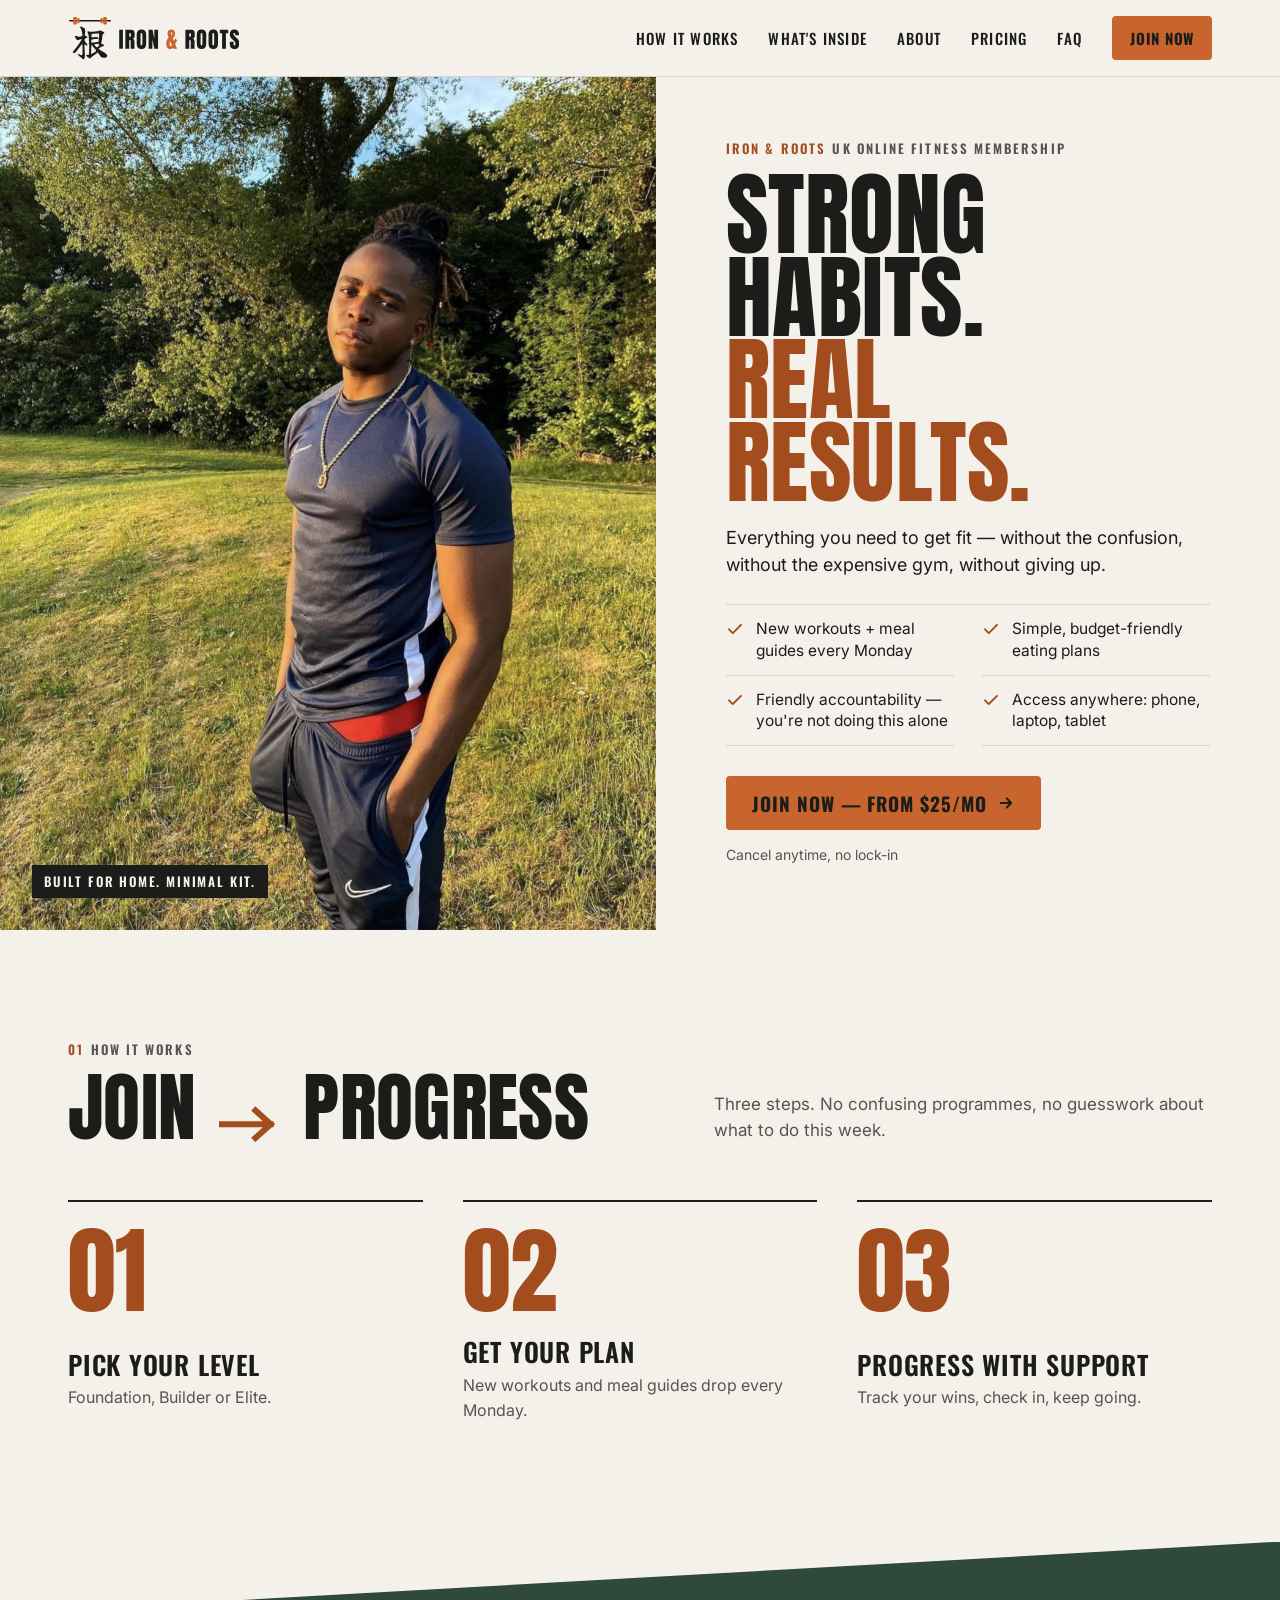
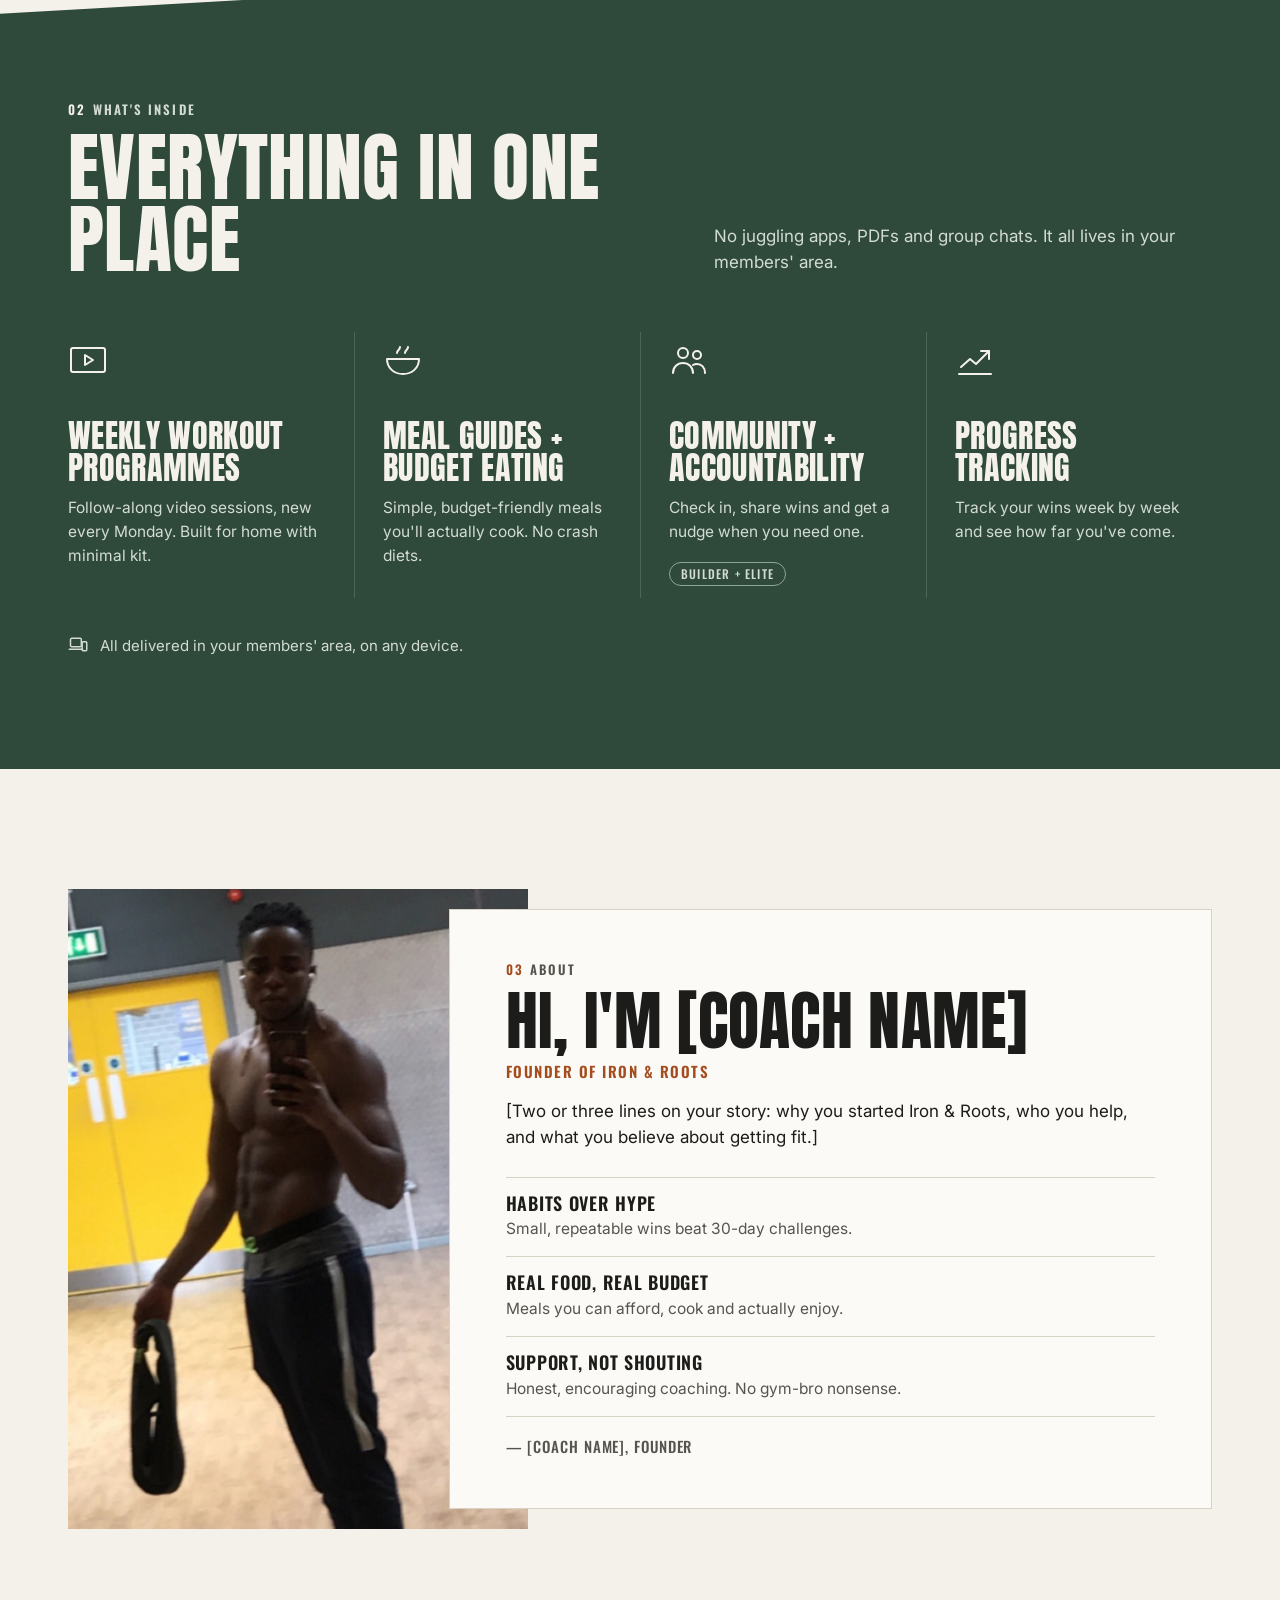
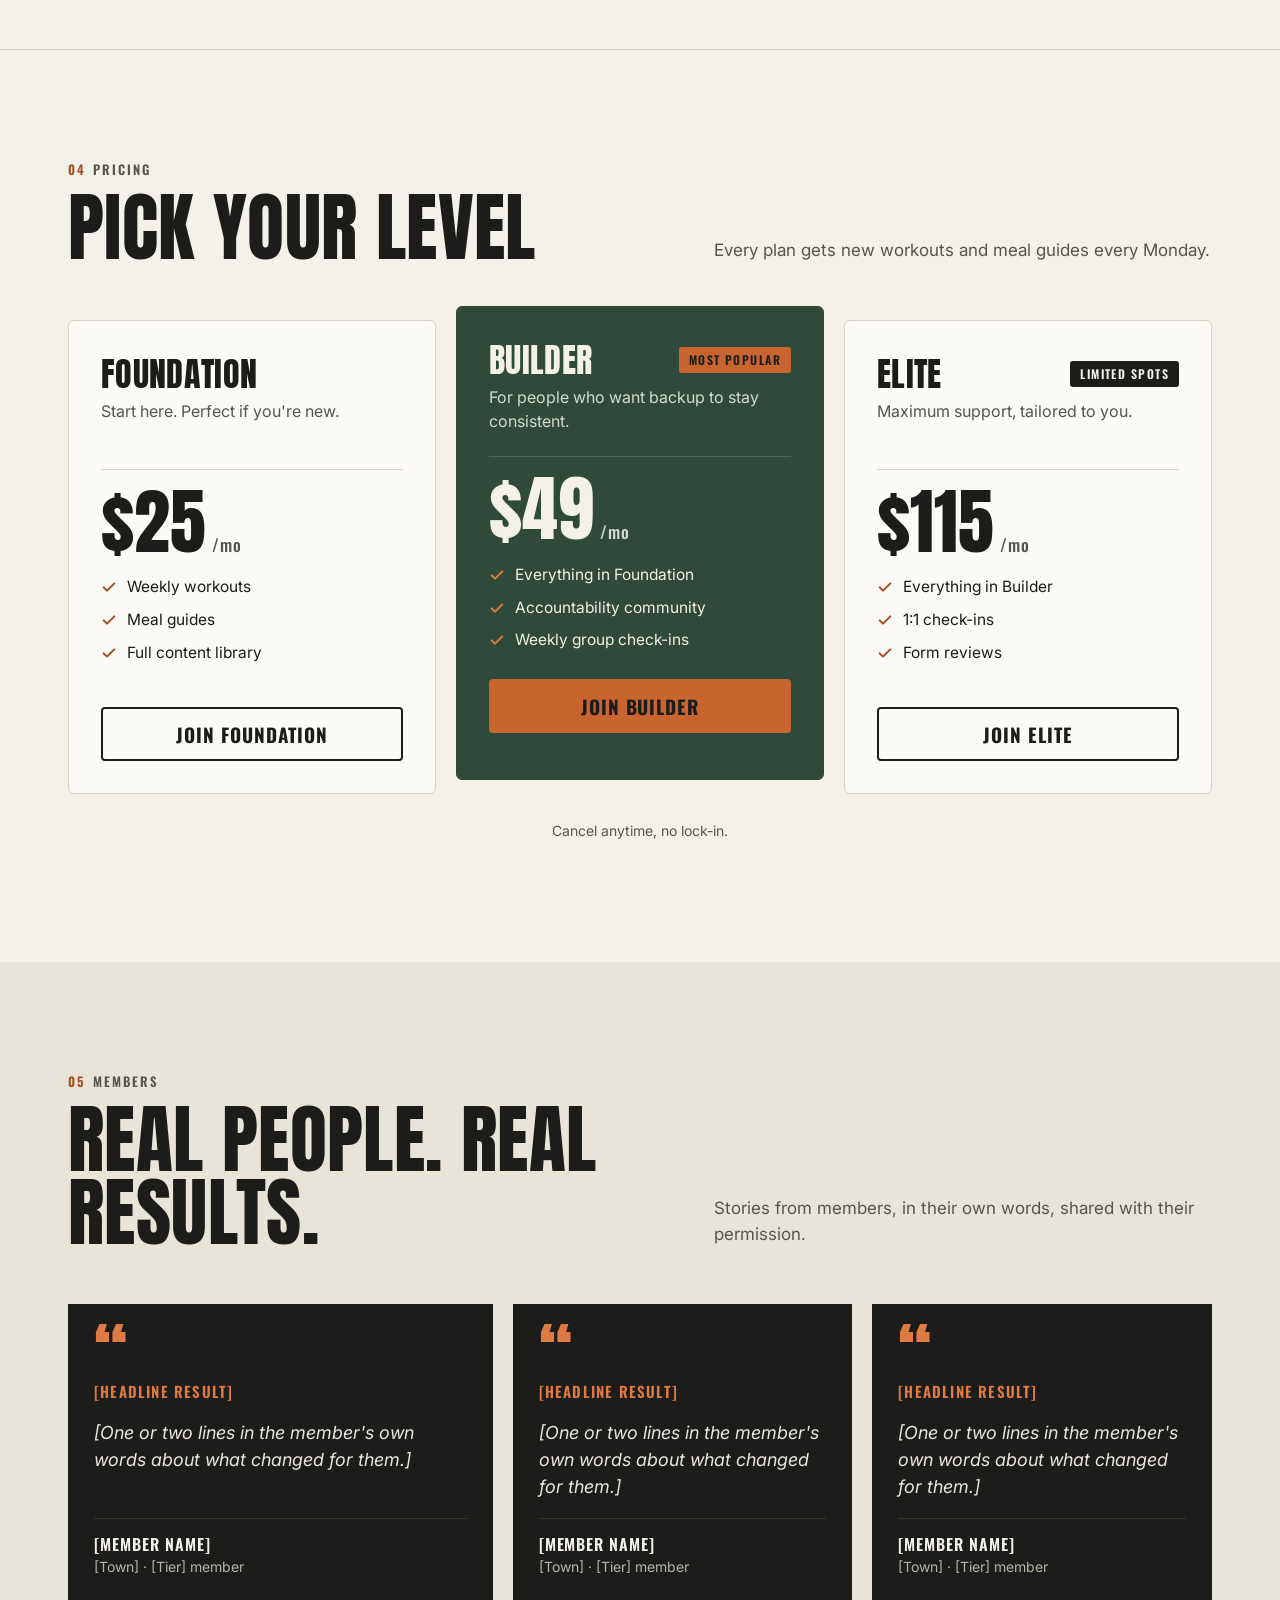
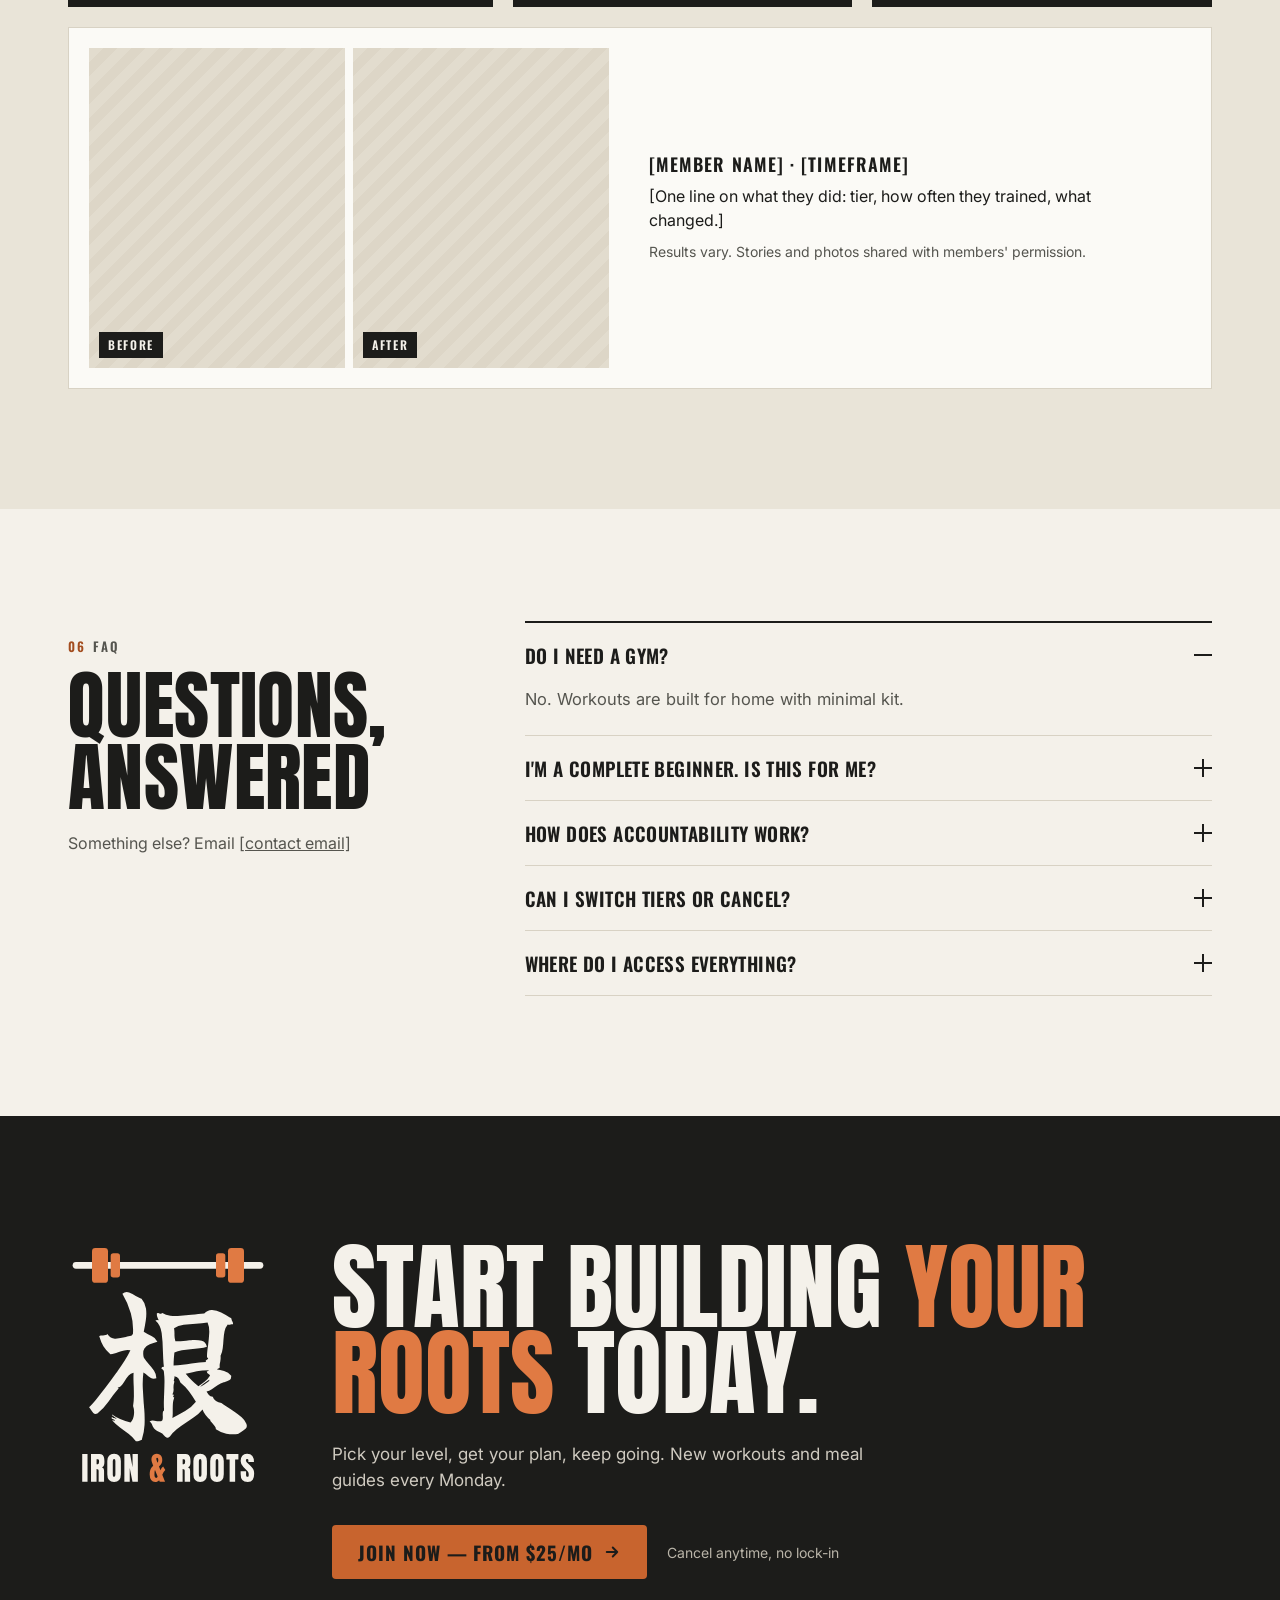
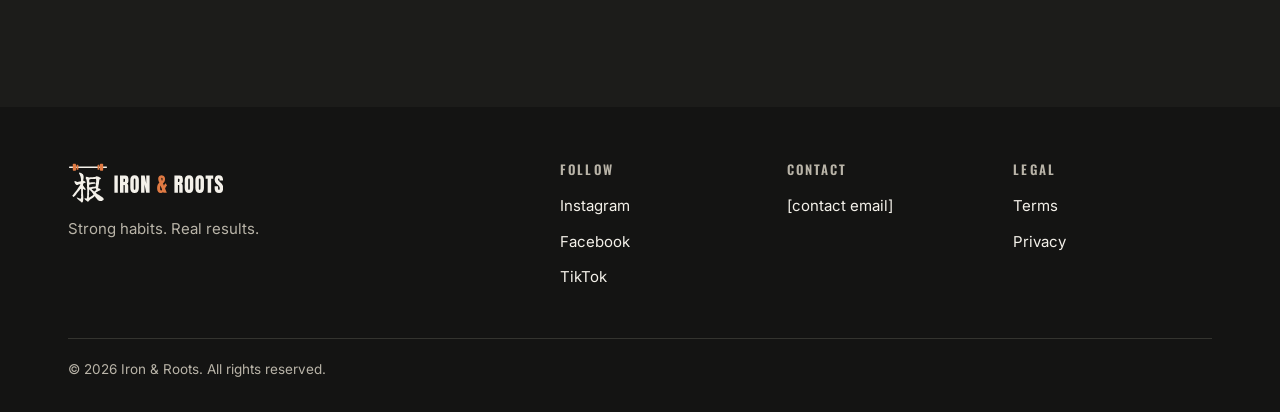
<file: light.html>
<!doctype html>
<html lang="en">
<head>
<meta charset="utf-8">
<meta name="viewport" content="width=device-width, initial-scale=1">
<title>Iron &amp; Roots — Online fitness membership</title>
<meta name="description" content="Strong habits. Real results. Home workouts and budget meal plans, new every Monday. From $25/mo.">
<meta name="robots" content="noindex">
<link rel="icon" href="brand/favicon.svg" type="image/svg+xml">
<link rel="icon" href="brand/favicon-32.png" sizes="32x32" type="image/png">
<link rel="apple-touch-icon" href="brand/apple-touch-icon.png">
<meta name="theme-color" content="#F4F1EA">
<link rel="icon" href="brand/logo-mark-light.svg" type="image/svg+xml">
<link rel="preconnect" href="https://fonts.googleapis.com">
<link rel="preconnect" href="https://fonts.gstatic.com" crossorigin>
<link href="https://fonts.googleapis.com/css2?family=Anton&amp;family=Oswald:wght@500;600;700&amp;family=Inter:wght@400;500;600&amp;display=swap" rel="stylesheet">
<link rel="preload" as="image" href="assets/coach-park.jpg">
<script>document.documentElement.classList.add('js')</script>
<style>
:root{
  --charcoal:#1C1C1A; --charcoal-deep:#141413; --forest:#2F4A3A; --forest-line:#4B6657;
  --rust:#C8642E; --rust-ink:#A34D1F; --rust-light:#E07A43;
  --offwhite:#F4F1EA; --paper:#FBFAF6; --stone:#E9E4D8;
  --muted:#55554F; --muted-dark:#B9B4A8; --on-forest:#D3DCD2;
  --line:#D8D2C4; --line-dark:#34342F;
  --display:"Anton",Impact,"Arial Narrow",sans-serif;
  --label:"Oswald","Arial Narrow",sans-serif;
  --body:"Inter",system-ui,-apple-system,"Segoe UI",sans-serif;
  --wrap:1240px; --gut:20px;
  --ease:cubic-bezier(.2,.7,.2,1);
}
@media (min-width:900px){:root{--gut:48px}}
*,*::before,*::after{box-sizing:border-box}
html{scroll-behavior:smooth;-webkit-text-size-adjust:100%}
body{margin:0;background:var(--offwhite);color:var(--charcoal);font:400 16px/1.55 var(--body)}
img{display:block;max-width:100%;height:auto}
a{color:inherit}
h1,h2,h3,p,ul,ol,figure,blockquote{margin:0}
ul,ol{padding:0;list-style:none}
.wrap{max-width:var(--wrap);margin:0 auto;padding:0 var(--gut)}
.only-wide{display:none!important}
@media (min-width:900px){.only-wide{display:flex!important}.only-narrow{display:none!important}}
:focus-visible{outline:3px solid var(--rust);outline-offset:3px}
.on-dark :focus-visible{outline-color:var(--rust-light)}
.skip{position:absolute;left:-9999px;top:8px;z-index:100;background:var(--charcoal);color:var(--offwhite);padding:10px 14px}
.skip:focus{left:8px}

/* Type */
.eyebrow{font:600 13px/1.2 var(--label);letter-spacing:.16em;text-transform:uppercase;color:var(--muted)}
.eyebrow b{font-weight:600;color:var(--rust-ink);margin-right:.5em}
.on-dark .eyebrow,.on-forest .eyebrow{color:var(--muted-dark)}
.on-forest .eyebrow{color:var(--on-forest)}
.on-dark .eyebrow b{color:var(--rust-light)}
.on-forest .eyebrow b{color:var(--offwhite)}
.h2{font:400 clamp(40px,6.2vw,76px)/.95 var(--display);text-transform:uppercase;letter-spacing:.005em;margin-top:14px}
.lead{font-size:17px;color:var(--muted);max-width:34em}
.on-forest .lead{color:var(--on-forest)}

/* Buttons */
.btn{display:inline-flex;align-items:center;justify-content:center;gap:10px;min-height:54px;padding:0 26px;background:var(--rust);color:var(--charcoal);text-decoration:none;border-radius:4px;font:700 19px/1 var(--label);letter-spacing:.05em;text-transform:uppercase;transition:background-color .2s,transform .2s var(--ease)}
.btn:hover{background:#D5713A}
.btn:active{transform:translateY(1px)}
.btn svg{transition:transform .2s var(--ease)}
.btn:hover svg{transform:translateX(3px)}
.btn--sm{min-height:44px;padding:0 18px;font-size:16px}
.btn--ghost{background:transparent;color:var(--charcoal);box-shadow:inset 0 0 0 2px var(--charcoal)}
.btn--ghost:hover{background:var(--charcoal);color:var(--offwhite)}
.btn--light{background:var(--offwhite);color:var(--charcoal)}
.btn--light:hover{background:#fff}
.fine{font-size:14px;color:var(--muted)}
.on-dark .fine{color:var(--muted-dark)}

/* Header */
.site-head{background:var(--offwhite);border-bottom:1px solid var(--line);position:relative;z-index:20}
@media (min-width:900px){.site-head{position:sticky;top:0}}
.site-head .wrap{display:flex;align-items:center;justify-content:space-between;min-height:64px;gap:24px}
@media (min-width:900px){.site-head .wrap{min-height:76px}}
.logo{display:block;line-height:0}
.logo img{height:38px;width:auto}
@media (min-width:900px){.logo img{height:44px}}
.nav{display:flex;align-items:center;gap:30px}
.nav a:not(.btn){font:500 15px/1 var(--label);letter-spacing:.08em;text-transform:uppercase;text-decoration:none;padding:14px 0;background:linear-gradient(var(--rust),var(--rust)) 0 100%/0 2px no-repeat;transition:background-size .25s var(--ease)}
.nav a:not(.btn):hover{background-size:100% 2px}
.head-join{font:700 15px/1 var(--label)}

/* Hero */
.hero{display:grid;background:var(--offwhite)}
.hero__media{position:relative;overflow:hidden;background:#7d8a5a;height:min(400px,62vh)}
.hero__media img{width:100%;height:100%;object-fit:cover;object-position:50% 18%}
.js .hero__media img{animation:settle 1.6s var(--ease) both}
@keyframes settle{from{transform:scale(1.06)}to{transform:none}}
.hero__tag{position:absolute;left:var(--gut);bottom:16px;background:var(--charcoal);color:var(--offwhite);font:600 13px/1 var(--label);letter-spacing:.14em;text-transform:uppercase;padding:10px 12px}
.hero__body{padding:32px var(--gut) 48px}
.hero h1{font:400 clamp(54px,7.2vw,108px)/.9 var(--display);text-transform:uppercase;margin-top:16px;letter-spacing:.005em}
.hero h1 em{font-style:normal;color:var(--rust-ink);display:block}
.hero__intro{font-size:18px;line-height:1.5;margin-top:20px;max-width:30em}
.benefits{margin-top:26px;border-top:1px solid var(--line);display:grid}
.benefits li{display:flex;gap:12px;align-items:flex-start;padding:13px 0;border-bottom:1px solid var(--line);font-size:15.5px;line-height:1.4}
.benefits svg{flex:none;margin-top:2px}
.hero__cta{margin-top:30px;display:flex;flex-wrap:wrap;align-items:center;gap:14px 20px}
.hero__cta .btn{width:100%}
@media (min-width:560px){.hero__cta .btn{width:auto}}
@media (min-width:900px){
  .hero{grid-template-columns:minmax(0,1.05fr) minmax(0,1fr);min-height:min(calc(100vh - 76px),860px)}
  .hero__media{height:auto;min-height:640px}
  .hero__media img{position:absolute;inset:0}
  .hero__tag{left:32px;bottom:32px}
  .hero__body{padding:64px clamp(40px,5.5vw,96px);align-self:center;max-width:680px}
  .benefits{grid-template-columns:1fr 1fr;column-gap:28px}
}

/* How it works */
.how{padding:72px 0 80px}
.sec-head{display:grid;gap:18px;margin-bottom:40px}
@media (min-width:900px){.sec-head{grid-template-columns:1.2fr 1fr;align-items:end;gap:48px;margin-bottom:56px}.how{padding:112px 0 120px}}
.h2 .arrow{display:inline-block;width:.8em;vertical-align:-.04em;margin:0 .06em}
.steps{display:grid;counter-reset:s}
.step{display:grid;grid-template-columns:72px 1fr;gap:4px 16px;padding:24px 0;border-top:2px solid var(--charcoal)}
.step:last-child{border-bottom:1px solid var(--line)}
.step__n{font:400 54px/.85 var(--display);color:var(--rust-ink)}
.step h3{font:600 22px/1.15 var(--label);text-transform:uppercase;letter-spacing:.03em}
.step p{color:var(--muted);margin-top:6px}
@media (min-width:900px){
  .steps{grid-template-columns:repeat(3,1fr);gap:0 40px}
  .step{grid-template-columns:1fr;padding:28px 0 0;border-bottom:0!important}
  .step__n{font-size:96px;margin-bottom:22px}
  .step h3{font-size:26px}
}

/* What's inside (forest pillars) */
.inside{background:var(--forest);color:var(--offwhite);padding:96px 0 80px;clip-path:polygon(0 36px,100% 0,100% 100%,0 100%);margin-top:-1px}
@media (min-width:900px){.inside{clip-path:polygon(0 72px,100% 0,100% 100%,0 100%);padding:160px 0 112px}}
.pillars{display:grid;border-top:1px solid var(--forest-line)}
.pillar{padding:28px 0;border-bottom:1px solid var(--forest-line);display:grid;grid-template-columns:44px 1fr;gap:6px 18px;align-content:start}
.pillar svg{grid-row:span 3}
.pillar h3{font:400 28px/1 var(--display);text-transform:uppercase;letter-spacing:.01em}
.pillar p{color:var(--on-forest);font-size:15.5px}
.pillar .tag{justify-self:start;margin-top:6px;border:1px solid #8FA595;color:var(--on-forest);border-radius:999px;padding:5px 11px;font:500 12px/1 var(--label);letter-spacing:.1em;text-transform:uppercase}
.inside__foot{display:flex;gap:12px;align-items:center;margin-top:36px;color:var(--on-forest);font-size:15px}
@media (min-width:900px){
  .pillars{grid-template-columns:repeat(4,1fr);border-top:0}
  .pillar{grid-template-columns:1fr;border-bottom:0;border-left:1px solid var(--forest-line);padding:8px 28px 12px;gap:12px}
  .pillar:first-child{border-left:0;padding-left:0}
  .pillar svg{grid-row:auto;margin-bottom:28px}
  .pillar h3{font-size:32px}
}

/* About */
.about{padding:0 0 80px;background:var(--offwhite)}
.about__grid{display:grid}
.about__photo{margin:0 calc(var(--gut) * -1);height:440px;overflow:hidden;background:#cfc8b8}
.about__photo img{width:100%;height:100%;object-fit:cover;object-position:50% 22%}
.about__card{position:relative;background:var(--paper);border:1px solid var(--line);padding:32px 24px 30px;margin-top:-72px}
.about__card .h2{font-size:clamp(40px,5vw,64px)}
.about__role{font:600 15px/1.2 var(--label);letter-spacing:.1em;text-transform:uppercase;color:var(--rust-ink);margin-top:10px}
.about__story{margin-top:18px;font-size:17px}
.beliefs{margin-top:26px;border-top:1px solid var(--line)}
.beliefs li{padding:15px 0;border-bottom:1px solid var(--line);display:grid;gap:3px}
.beliefs b{font:600 18px/1.2 var(--label);text-transform:uppercase;letter-spacing:.04em}
.beliefs span{color:var(--muted);font-size:15.5px}
.sign{margin-top:20px;font:500 15px/1.3 var(--label);letter-spacing:.06em;text-transform:uppercase;color:var(--muted)}
@media (min-width:900px){
  .about{padding:120px 0}
  .about__grid{grid-template-columns:5fr 7fr;align-items:center}
  .about__photo{margin:0;height:640px;max-width:460px}
  .about__card{margin:0 0 0 -96px;padding:52px 56px}
}

/* Pricing */
.pricing{padding:72px 0 88px;border-top:1px solid var(--line)}
@media (min-width:900px){.pricing{padding:112px 0 120px}}
.plans{display:grid;gap:16px}
@media (min-width:900px){.plans{grid-template-columns:repeat(3,1fr);gap:20px;align-items:stretch}}
.plan{display:flex;flex-direction:column;background:var(--paper);border:1px solid var(--line);border-radius:6px;padding:28px 24px 24px}
@media (min-width:900px){.plan{padding:36px 32px 32px}}
.plan__top{display:flex;justify-content:space-between;align-items:center;gap:10px}
.plan h3{font:400 34px/1 var(--display);text-transform:uppercase;letter-spacing:.01em}
.badge{font:600 12px/1 var(--label);letter-spacing:.12em;text-transform:uppercase;padding:7px 10px;border-radius:3px;background:var(--charcoal);color:var(--offwhite);white-space:nowrap}
.plan__for{color:var(--muted);margin-top:8px;min-height:3em}
.price{display:flex;align-items:baseline;gap:6px;margin:22px 0 4px;padding-top:20px;border-top:1px solid var(--line)}
.price b{font:400 72px/.9 var(--display)}
.price span{font:500 17px/1 var(--label);letter-spacing:.06em;color:var(--muted)}
.feat{margin:18px 0 28px;display:grid;gap:11px}
.feat li{display:flex;gap:10px;align-items:flex-start;font-size:15.5px;line-height:1.4}
.feat svg{flex:none;margin-top:3px}
.plan .btn{margin-top:auto;width:100%}
.plan--feature{background:var(--forest);border-color:var(--forest);color:var(--offwhite)}
.plan--feature .plan__for,.plan--feature .price span{color:var(--on-forest)}
.plan--feature .price{border-color:var(--forest-line)}
.plan--feature .badge{background:var(--rust);color:var(--charcoal)}
@media (min-width:900px){.plan--feature{transform:translateY(-14px);padding-bottom:46px}}
.pricing__note{margin-top:26px;text-align:center}

/* Results */
.results{padding:72px 0 88px;background:var(--stone)}
@media (min-width:900px){.results{padding:112px 0 120px}}
.quotes{display:grid;gap:16px}
@media (min-width:900px){.quotes{grid-template-columns:1.25fr 1fr 1fr;gap:20px}}
.quote{background:var(--charcoal);color:var(--offwhite);padding:30px 26px;display:flex;flex-direction:column;gap:18px;min-height:260px}
.quote__mark{font:400 72px/.6 var(--display);color:var(--rust-light);height:30px}
.quote blockquote{font-size:18px;line-height:1.5;font-style:italic;color:#E9E5DC}
.quote__result{font:600 15px/1.25 var(--label);letter-spacing:.08em;text-transform:uppercase;color:var(--rust-light)}
.quote figcaption{margin-top:auto;padding-top:16px;border-top:1px solid var(--line-dark);display:grid;gap:2px}
.quote figcaption b{font:600 16px/1.2 var(--label);letter-spacing:.06em;text-transform:uppercase}
.quote figcaption span{font-size:14px;color:var(--muted-dark)}
.ba{margin-top:20px;display:grid;gap:20px;background:var(--paper);border:1px solid var(--line);padding:16px}
.ba__pics{display:grid;grid-template-columns:1fr 1fr;gap:8px}
.ba__pics div{aspect-ratio:4/5;background:repeating-linear-gradient(135deg,#E2DCCE 0 10px,#DDD6C7 10px 20px);display:flex;align-items:flex-end;padding:10px}
.ba__pics span{background:var(--charcoal);color:var(--offwhite);font:600 12px/1 var(--label);letter-spacing:.14em;text-transform:uppercase;padding:7px 9px}
.ba__txt{display:grid;gap:8px;align-content:center;padding:4px 8px 8px}
.ba__txt b{font:600 18px/1.2 var(--label);letter-spacing:.06em;text-transform:uppercase}
@media (min-width:900px){.ba{grid-template-columns:minmax(0,520px) 1fr;gap:40px;padding:20px}.ba__txt{padding:0 24px 0 0}}

/* FAQ */
.faq{padding:72px 0 88px}
@media (min-width:900px){.faq{padding:112px 0 120px}.faq__grid{display:grid;grid-template-columns:4fr 7fr;gap:64px;align-items:start}.faq__head{position:sticky;top:120px}}
.faq__head p{margin-top:18px;color:var(--muted)}
.faq__list{margin-top:32px;border-top:2px solid var(--charcoal)}
@media (min-width:900px){.faq__list{margin-top:0}}
.faq details{border-bottom:1px solid var(--line)}
.faq summary{list-style:none;cursor:pointer;display:flex;justify-content:space-between;align-items:center;gap:20px;min-height:64px;padding:16px 0;font:600 19px/1.3 var(--label);letter-spacing:.02em;text-transform:uppercase}
.faq summary::-webkit-details-marker{display:none}
.faq summary:hover{color:var(--rust-ink)}
.pm{flex:none;position:relative;width:18px;height:18px}
.pm::before,.pm::after{content:"";position:absolute;left:0;top:8px;width:18px;height:2px;background:currentColor;transition:transform .25s var(--ease)}
.pm::after{transform:rotate(90deg)}
details[open] .pm::after{transform:rotate(0)}
.faq details p{padding:0 40px 22px 0;color:var(--muted);font-size:16.5px;max-width:38em}

/* Final CTA */
.final{background:var(--charcoal);color:var(--offwhite);padding:80px 0 88px;position:relative;overflow:hidden}
.final__grid{display:grid;gap:32px;justify-items:start}
.final__mark{width:120px;height:auto}
.final h2{font:400 clamp(48px,7.5vw,112px)/.9 var(--display);text-transform:uppercase}
.final h2 em{font-style:normal;color:var(--rust-light)}
.final p.lead{color:#CFCAC0}
.final__cta{display:flex;flex-wrap:wrap;gap:14px 20px;align-items:center;margin-top:8px}
@media (min-width:900px){.final{padding:128px 0}.final__grid{grid-template-columns:200px 1fr;gap:64px;align-items:start}.final__mark{width:200px}.final__body{display:grid;gap:24px}}
@media (max-width:899px){.final__body{display:grid;gap:22px}}

/* Footer */
.foot{background:var(--charcoal-deep);color:var(--offwhite);padding:56px 0 32px;font-size:15px}
.foot__grid{display:grid;gap:36px}
.foot__brand img{height:40px;width:auto}
.foot__brand p{margin-top:14px;color:var(--muted-dark)}
.foot__cols{display:grid;grid-template-columns:1fr 1fr;gap:28px}
.foot h4{margin:0 0 12px;font:600 13px/1 var(--label);letter-spacing:.16em;text-transform:uppercase;color:var(--muted-dark)}
.foot__cols a{display:block;text-decoration:none;padding:6px 0;min-height:32px}
.foot__cols a:hover{color:var(--rust-light)}
.foot__legal{margin-top:44px;padding-top:20px;border-top:1px solid var(--line-dark);color:var(--muted-dark);font-size:13.5px}
@media (min-width:900px){.foot__grid{grid-template-columns:1.4fr 2fr}.foot__cols{grid-template-columns:repeat(3,1fr)}}
.foot-spacer{height:84px}

/* Sticky join (phones) */
.sticky{position:fixed;left:0;right:0;bottom:0;z-index:50;background:rgba(244,241,234,.96);border-top:1px solid var(--line);padding:10px 16px calc(10px + env(safe-area-inset-bottom))}
.sticky .btn{width:100%}

/* Reveal (only when JS is running; never on CTAs or prices) */
.rv-ready .rv{opacity:0;transform:translateY(18px);transition:opacity .7s var(--ease),transform .7s var(--ease)}
.rv-ready .rv.in{opacity:1;transform:none}
.rv-ready .rv-d1{transition-delay:.08s}.rv-ready .rv-d2{transition-delay:.16s}.rv-ready .rv-d3{transition-delay:.24s}
@media (prefers-reduced-motion:reduce){
  html{scroll-behavior:auto}
  .rv-ready .rv{opacity:1;transform:none;transition:none}
  .js .hero__media img{animation:none}
  *{transition-duration:0s!important}
}
</style>
</head>
<body>
<a class="skip" href="#main">Skip to content</a>

<header class="site-head">
  <div class="wrap">
    <a class="logo" href="#top" aria-label="Iron &amp; Roots home"><img src="brand/logo-horizontal-light.svg" alt="Iron &amp; Roots" width="584" height="150"></a>
    <nav class="nav only-wide" aria-label="Main">
      <a href="#how">How it works</a>
      <a href="#inside">What's inside</a>
      <a href="#about">About</a>
      <a href="#pricing">Pricing</a>
      <a href="#faq">FAQ</a>
      <a class="btn btn--sm head-join" href="#pricing">Join Now</a>
    </nav>
    <a class="btn btn--sm btn--ghost only-narrow" href="#pricing">Join</a>
  </div>
</header>

<main id="main">
<span id="top"></span>

<!-- 1. HERO -->
<section class="hero" aria-labelledby="hero-h">
  <div class="hero__media">
    <img src="assets/coach-park.jpg" alt="Your coach outdoors in a park at golden hour" width="1200" height="1393" fetchpriority="high">
    <span class="hero__tag">Built for home. Minimal kit.</span>
  </div>
  <div class="hero__body">
    <p class="eyebrow"><b>Iron &amp; Roots</b>UK online fitness membership</p>
    <h1 id="hero-h">Strong habits. <em>Real results.</em></h1>
    <p class="hero__intro">Everything you need to get fit — without the confusion, without the expensive gym, without giving up.</p>
    <ul class="benefits">
      <li><svg width="18" height="18" viewBox="0 0 24 24" fill="none" stroke="#A34D1F" stroke-width="2.6" stroke-linecap="round" stroke-linejoin="round" aria-hidden="true"><path d="M4 12.5l5 5L20 6.5"/></svg>New workouts + meal guides every Monday</li>
      <li><svg width="18" height="18" viewBox="0 0 24 24" fill="none" stroke="#A34D1F" stroke-width="2.6" stroke-linecap="round" stroke-linejoin="round" aria-hidden="true"><path d="M4 12.5l5 5L20 6.5"/></svg>Simple, budget-friendly eating plans</li>
      <li><svg width="18" height="18" viewBox="0 0 24 24" fill="none" stroke="#A34D1F" stroke-width="2.6" stroke-linecap="round" stroke-linejoin="round" aria-hidden="true"><path d="M4 12.5l5 5L20 6.5"/></svg>Friendly accountability — you're not doing this alone</li>
      <li><svg width="18" height="18" viewBox="0 0 24 24" fill="none" stroke="#A34D1F" stroke-width="2.6" stroke-linecap="round" stroke-linejoin="round" aria-hidden="true"><path d="M4 12.5l5 5L20 6.5"/></svg>Access anywhere: phone, laptop, tablet</li>
    </ul>
    <div class="hero__cta">
      <a class="btn" href="#pricing">Join Now — From $25/mo <svg width="18" height="18" viewBox="0 0 24 24" fill="none" stroke="currentColor" stroke-width="2.6" stroke-linecap="round" stroke-linejoin="round" aria-hidden="true"><path d="M5 12h14M13 6l6 6-6 6"/></svg></a>
      <p class="fine">Cancel anytime, no lock-in</p>
    </div>
  </div>
</section>

<!-- 2. HOW IT WORKS -->
<section class="how" id="how" aria-labelledby="how-h">
  <div class="wrap">
    <div class="sec-head">
      <div class="rv">
        <p class="eyebrow"><b>01</b>How it works</p>
        <h2 class="h2" id="how-h">Join <svg class="arrow" viewBox="0 0 40 24" fill="none" stroke="#A34D1F" stroke-width="4" stroke-linecap="square" aria-label="to" role="img"><path d="M2 12h32M24 3l10 9-10 9"/></svg> Progress</h2>
      </div>
      <p class="lead rv rv-d1">Three steps. No confusing programmes, no guesswork about what to do this week.</p>
    </div>
    <ol class="steps">
      <li class="step rv"><span class="step__n" aria-hidden="true">01</span><div><h3>Pick your level</h3><p>Foundation, Builder or Elite.</p></div></li>
      <li class="step rv rv-d1"><span class="step__n" aria-hidden="true">02</span><div><h3>Get your plan</h3><p>New workouts and meal guides drop every Monday.</p></div></li>
      <li class="step rv rv-d2"><span class="step__n" aria-hidden="true">03</span><div><h3>Progress with support</h3><p>Track your wins, check in, keep going.</p></div></li>
    </ol>
  </div>
</section>

<!-- 3. WHAT'S INSIDE -->
<section class="inside on-forest on-dark" id="inside" aria-labelledby="inside-h">
  <div class="wrap">
    <div class="sec-head">
      <div class="rv">
        <p class="eyebrow"><b>02</b>What's inside</p>
        <h2 class="h2" id="inside-h">Everything in one place</h2>
      </div>
      <p class="lead rv rv-d1">No juggling apps, PDFs and group chats. It all lives in your members' area.</p>
    </div>
    <div class="pillars">
      <div class="pillar rv">
        <svg width="40" height="40" viewBox="0 0 40 40" fill="none" stroke="#F4F1EA" stroke-width="2" stroke-linecap="round" stroke-linejoin="round" aria-hidden="true"><rect x="3" y="8" width="34" height="24" rx="2"/><path d="M17 15v10l8-5z"/></svg>
        <h3>Weekly workout programmes</h3>
        <p>Follow-along video sessions, new every Monday. Built for home with minimal kit.</p>
      </div>
      <div class="pillar rv rv-d1">
        <svg width="40" height="40" viewBox="0 0 40 40" fill="none" stroke="#F4F1EA" stroke-width="2" stroke-linecap="round" stroke-linejoin="round" aria-hidden="true"><path d="M4 19h32c0 9-7 15-16 15S4 28 4 19z"/><path d="M14 13c0-3 3-3 3-6M22 13c0-3 3-3 3-6"/></svg>
        <h3>Meal guides + budget eating</h3>
        <p>Simple, budget-friendly meals you'll actually cook. No crash diets.</p>
      </div>
      <div class="pillar rv rv-d2">
        <svg width="40" height="40" viewBox="0 0 40 40" fill="none" stroke="#F4F1EA" stroke-width="2" stroke-linecap="round" stroke-linejoin="round" aria-hidden="true"><circle cx="14" cy="13" r="5"/><circle cx="28" cy="15" r="4"/><path d="M4 33c0-6 4.5-10 10-10s10 4 10 10M24 25c1.2-.7 2.5-1 4-1 4.5 0 8 3.3 8 9"/></svg>
        <h3>Community + accountability</h3>
        <p>Check in, share wins and get a nudge when you need one.</p>
        <span class="tag">Builder + Elite</span>
      </div>
      <div class="pillar rv rv-d3">
        <svg width="40" height="40" viewBox="0 0 40 40" fill="none" stroke="#F4F1EA" stroke-width="2" stroke-linecap="round" stroke-linejoin="round" aria-hidden="true"><path d="M4 34h32"/><path d="M6 27l9-8 6 5 13-13"/><path d="M26 11h8v8"/></svg>
        <h3>Progress tracking</h3>
        <p>Track your wins week by week and see how far you've come.</p>
      </div>
    </div>
    <p class="inside__foot rv"><svg width="20" height="20" viewBox="0 0 24 24" fill="none" stroke="#D3DCD2" stroke-width="1.8" stroke-linecap="round" stroke-linejoin="round" aria-hidden="true"><rect x="3" y="4" width="13" height="10" rx="1.5"/><path d="M1.5 17h16"/><rect x="17" y="8" width="5.5" height="11" rx="1.2"/></svg>All delivered in your members' area, on any device.</p>
  </div>
</section>

<!-- 4. ABOUT -->
<section class="about" id="about" aria-labelledby="about-h">
  <div class="wrap about__grid">
    <div class="about__photo">
      <img src="assets/coach-gym.jpg" alt="Your coach in the gym, holding a weight plate" width="978" height="1560" loading="lazy" decoding="async">
    </div>
    <div class="about__card rv">
      <p class="eyebrow"><b>03</b>About</p>
      <h2 class="h2" id="about-h">Hi, I'm [Coach name]</h2>
      <p class="about__role">Founder of Iron &amp; Roots</p>
      <p class="about__story">[Two or three lines on your story: why you started Iron &amp; Roots, who you help, and what you believe about getting fit.]</p>
      <ul class="beliefs">
        <li><b>Habits over hype</b><span>Small, repeatable wins beat 30-day challenges.</span></li>
        <li><b>Real food, real budget</b><span>Meals you can afford, cook and actually enjoy.</span></li>
        <li><b>Support, not shouting</b><span>Honest, encouraging coaching. No gym-bro nonsense.</span></li>
      </ul>
      <p class="sign">— [Coach name], founder</p>
    </div>
  </div>
</section>

<!-- 5. PRICING -->
<section class="pricing" id="pricing" aria-labelledby="pricing-h">
  <div class="wrap">
    <div class="sec-head">
      <div class="rv">
        <p class="eyebrow"><b>04</b>Pricing</p>
        <h2 class="h2" id="pricing-h">Pick your level</h2>
      </div>
      <p class="lead rv rv-d1">Every plan gets new workouts and meal guides every Monday.</p>
    </div>
    <div class="plans">
      <article class="plan">
        <div class="plan__top"><h3>Foundation</h3></div>
        <p class="plan__for">Start here. Perfect if you're new.</p>
        <p class="price"><b>$25</b><span>/mo</span></p>
        <ul class="feat">
          <li><svg width="16" height="16" viewBox="0 0 24 24" fill="none" stroke="#A34D1F" stroke-width="3" stroke-linecap="round" stroke-linejoin="round" aria-hidden="true"><path d="M4 12.5l5 5L20 6.5"/></svg>Weekly workouts</li>
          <li><svg width="16" height="16" viewBox="0 0 24 24" fill="none" stroke="#A34D1F" stroke-width="3" stroke-linecap="round" stroke-linejoin="round" aria-hidden="true"><path d="M4 12.5l5 5L20 6.5"/></svg>Meal guides</li>
          <li><svg width="16" height="16" viewBox="0 0 24 24" fill="none" stroke="#A34D1F" stroke-width="3" stroke-linecap="round" stroke-linejoin="round" aria-hidden="true"><path d="M4 12.5l5 5L20 6.5"/></svg>Full content library</li>
        </ul>
        <a class="btn btn--ghost" href="#checkout-foundation">Join Foundation</a>
      </article>
      <article class="plan plan--feature on-dark">
        <div class="plan__top"><h3>Builder</h3><span class="badge">Most popular</span></div>
        <p class="plan__for">For people who want backup to stay consistent.</p>
        <p class="price"><b>$49</b><span>/mo</span></p>
        <ul class="feat">
          <li><svg width="16" height="16" viewBox="0 0 24 24" fill="none" stroke="#E07A43" stroke-width="3" stroke-linecap="round" stroke-linejoin="round" aria-hidden="true"><path d="M4 12.5l5 5L20 6.5"/></svg>Everything in Foundation</li>
          <li><svg width="16" height="16" viewBox="0 0 24 24" fill="none" stroke="#E07A43" stroke-width="3" stroke-linecap="round" stroke-linejoin="round" aria-hidden="true"><path d="M4 12.5l5 5L20 6.5"/></svg>Accountability community</li>
          <li><svg width="16" height="16" viewBox="0 0 24 24" fill="none" stroke="#E07A43" stroke-width="3" stroke-linecap="round" stroke-linejoin="round" aria-hidden="true"><path d="M4 12.5l5 5L20 6.5"/></svg>Weekly group check-ins</li>
        </ul>
        <a class="btn" href="#checkout-builder">Join Builder</a>
      </article>
      <article class="plan">
        <div class="plan__top"><h3>Elite</h3><span class="badge">Limited spots</span></div>
        <p class="plan__for">Maximum support, tailored to you.</p>
        <p class="price"><b>$115</b><span>/mo</span></p>
        <ul class="feat">
          <li><svg width="16" height="16" viewBox="0 0 24 24" fill="none" stroke="#A34D1F" stroke-width="3" stroke-linecap="round" stroke-linejoin="round" aria-hidden="true"><path d="M4 12.5l5 5L20 6.5"/></svg>Everything in Builder</li>
          <li><svg width="16" height="16" viewBox="0 0 24 24" fill="none" stroke="#A34D1F" stroke-width="3" stroke-linecap="round" stroke-linejoin="round" aria-hidden="true"><path d="M4 12.5l5 5L20 6.5"/></svg>1:1 check-ins</li>
          <li><svg width="16" height="16" viewBox="0 0 24 24" fill="none" stroke="#A34D1F" stroke-width="3" stroke-linecap="round" stroke-linejoin="round" aria-hidden="true"><path d="M4 12.5l5 5L20 6.5"/></svg>Form reviews</li>
        </ul>
        <a class="btn btn--ghost" href="#checkout-elite">Join Elite</a>
      </article>
    </div>
    <p class="pricing__note fine">Cancel anytime, no lock-in.</p>
  </div>
</section>

<!-- 6. RESULTS -->
<section class="results" id="results" aria-labelledby="results-h">
  <div class="wrap">
    <div class="sec-head">
      <div class="rv">
        <p class="eyebrow"><b>05</b>Members</p>
        <h2 class="h2" id="results-h">Real people. Real results.</h2>
      </div>
      <p class="lead rv rv-d1">Stories from members, in their own words, shared with their permission.</p>
    </div>
    <div class="quotes">
      <figure class="quote rv">
        <span class="quote__mark" aria-hidden="true">“</span>
        <p class="quote__result">[Headline result]</p>
        <blockquote>[One or two lines in the member's own words about what changed for them.]</blockquote>
        <figcaption><b>[Member name]</b><span>[Town] · [Tier] member</span></figcaption>
      </figure>
      <figure class="quote rv rv-d1">
        <span class="quote__mark" aria-hidden="true">“</span>
        <p class="quote__result">[Headline result]</p>
        <blockquote>[One or two lines in the member's own words about what changed for them.]</blockquote>
        <figcaption><b>[Member name]</b><span>[Town] · [Tier] member</span></figcaption>
      </figure>
      <figure class="quote rv rv-d2">
        <span class="quote__mark" aria-hidden="true">“</span>
        <p class="quote__result">[Headline result]</p>
        <blockquote>[One or two lines in the member's own words about what changed for them.]</blockquote>
        <figcaption><b>[Member name]</b><span>[Town] · [Tier] member</span></figcaption>
      </figure>
    </div>
    <div class="ba rv">
      <div class="ba__pics">
        <div role="img" aria-label="Before photo placeholder"><span>Before</span></div>
        <div role="img" aria-label="After photo placeholder"><span>After</span></div>
      </div>
      <div class="ba__txt">
        <b>[Member name] · [Timeframe]</b>
        <p>[One line on what they did: tier, how often they trained, what changed.]</p>
        <p class="fine">Results vary. Stories and photos shared with members' permission.</p>
      </div>
    </div>
  </div>
</section>

<!-- 7. FAQ -->
<section class="faq" id="faq" aria-labelledby="faq-h">
  <div class="wrap faq__grid">
    <div class="faq__head">
      <p class="eyebrow"><b>06</b>FAQ</p>
      <h2 class="h2" id="faq-h">Questions, answered</h2>
      <p>Something else? Email <a href="#contact">[contact email]</a></p>
    </div>
    <div class="faq__list">
      <details name="faq" open><summary>Do I need a gym?<span class="pm" aria-hidden="true"></span></summary><p>No. Workouts are built for home with minimal kit.</p></details>
      <details name="faq"><summary>I'm a complete beginner. Is this for me?<span class="pm" aria-hidden="true"></span></summary><p>Yes. Start on Foundation and move up whenever you're ready.</p></details>
      <details name="faq"><summary>How does accountability work?<span class="pm" aria-hidden="true"></span></summary><p>On Builder and Elite you join the members' community and a weekly group check-in: share your wins, ask questions and get a nudge when you need one. Elite adds 1:1 check-ins and form reviews.</p></details>
      <details name="faq"><summary>Can I switch tiers or cancel?<span class="pm" aria-hidden="true"></span></summary><p>Yes, anytime. No lock-in, no awkward phone calls.</p></details>
      <details name="faq"><summary>Where do I access everything?<span class="pm" aria-hidden="true"></span></summary><p>In the members' area, on any device: phone, laptop or tablet.</p></details>
    </div>
  </div>
</section>

<!-- 8. FINAL CTA -->
<section class="final on-dark" aria-labelledby="final-h">
  <div class="wrap final__grid">
    <img class="final__mark" src="brand/logo-lockup-dark.svg" alt="" width="150" height="182" loading="lazy">
    <div class="final__body">
      <h2 id="final-h">Start building <em>your roots</em> today.</h2>
      <p class="lead">Pick your level, get your plan, keep going. New workouts and meal guides every Monday.</p>
      <div class="final__cta">
        <a class="btn" href="#pricing">Join Now — From $25/mo <svg width="18" height="18" viewBox="0 0 24 24" fill="none" stroke="currentColor" stroke-width="2.6" stroke-linecap="round" stroke-linejoin="round" aria-hidden="true"><path d="M5 12h14M13 6l6 6-6 6"/></svg></a>
        <p class="fine">Cancel anytime, no lock-in</p>
      </div>
    </div>
  </div>
</section>
</main>

<!-- 9. FOOTER -->
<footer class="foot on-dark">
  <div class="wrap">
    <div class="foot__grid">
      <div class="foot__brand">
        <a href="#top" aria-label="Iron &amp; Roots home"><img src="brand/logo-horizontal-dark.svg" alt="Iron &amp; Roots" width="584" height="150" loading="lazy"></a>
        <p>Strong habits. Real results.</p>
      </div>
      <div class="foot__cols">
        <div><h4>Follow</h4><a href="#instagram">Instagram</a><a href="#facebook">Facebook</a><a href="#tiktok">TikTok</a></div>
        <div><h4>Contact</h4><a id="contact" href="#contact">[contact email]</a></div>
        <div><h4>Legal</h4><a href="#terms">Terms</a><a href="#privacy">Privacy</a></div>
      </div>
    </div>
    <p class="foot__legal">© 2026 Iron &amp; Roots. All rights reserved.</p>
  </div>
  <div class="foot-spacer only-narrow" aria-hidden="true"></div>
</footer>

<!-- STICKY JOIN (phones only) -->
<div class="sticky only-narrow">
  <a class="btn" href="#pricing">Join Now — From $25/mo</a>
</div>

<script>
(function () {
  var els = document.querySelectorAll('.rv');
  document.documentElement.classList.add('rv-ready');
  if (!('IntersectionObserver' in window)) { els.forEach(function (e) { e.classList.add('in'); }); return; }
  var io = new IntersectionObserver(function (entries) {
    entries.forEach(function (e) { if (e.isIntersecting) { e.target.classList.add('in'); io.unobserve(e.target); } });
  }, { rootMargin: '0px 0px -8% 0px', threshold: 0.08 });
  els.forEach(function (e) { io.observe(e); });
  // Safety net: never leave content hidden (e.g. when jumping via anchor or printing)
  window.addEventListener('beforeprint', function () { els.forEach(function (e) { e.classList.add('in'); }); });
})();
</script>
</body>
</html>
</file>
